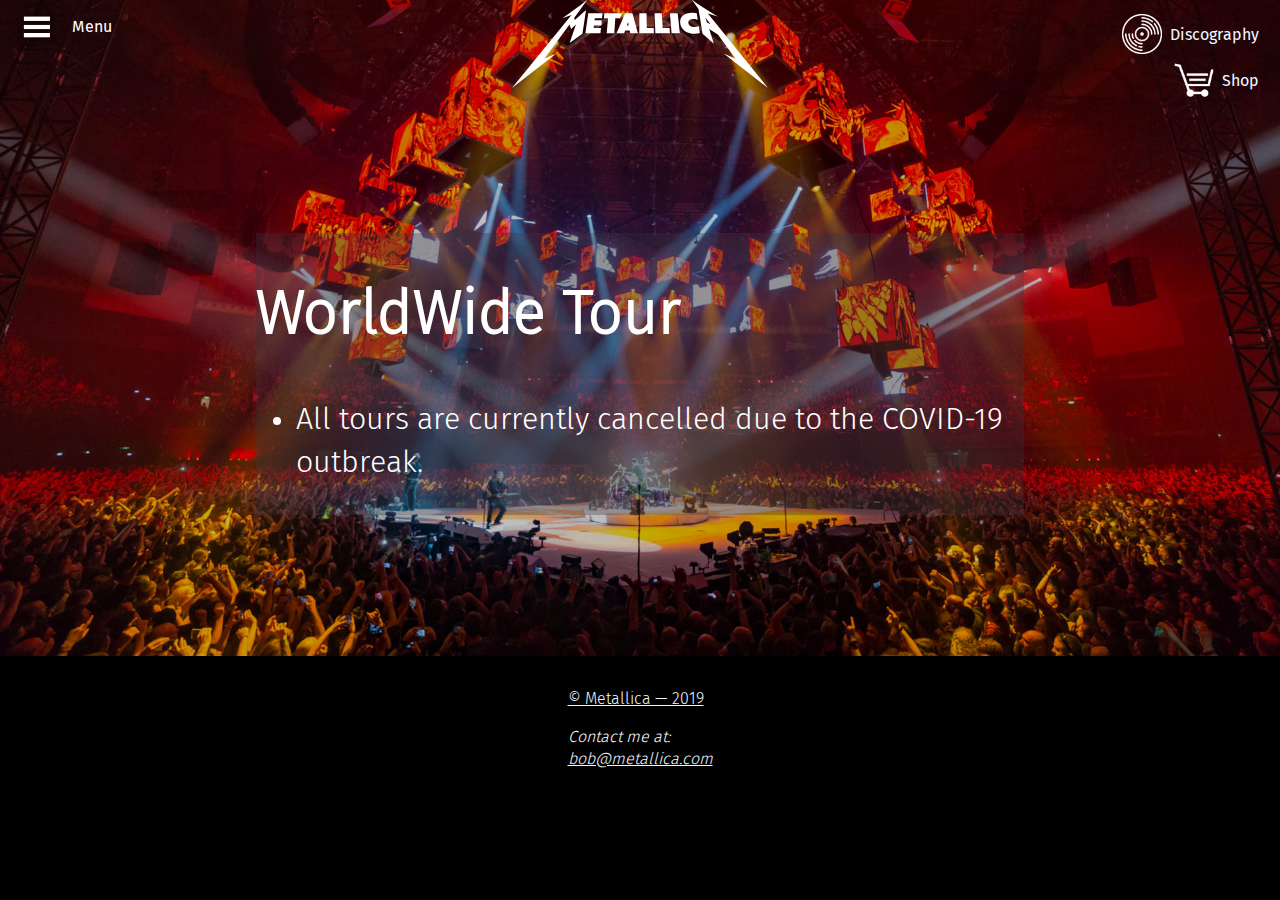
<file: index.html>
<!DOCTYPE html>
<html lang="en" dir="ltr">

<head>
  <meta charset="utf-8">
  <meta name="viewport" content="width=device-width, initial-scale=1">
  <link rel="stylesheet" href="css/idc.css">
  <title>Metallica Homepage</title>
  <link rel="shortcut icon" href="images/favicon.ico">
  <script src="javascript/navigation.js"></script>

</head>

<body class="container">
  <header class="navigation-container">
    <nav id="side-navigation">
      <ul class="side-navigation-container" id="side-menu">
        <li>
          <div class="menu-button" onclick="toggleSide()"><img src="images/white-menu-icon.png"
              alt="White menu icon">Menu</div>
        </li>
        <li class="side-navigation-item"><a href="index.html">Home</a></li>
        <li class="side-navigation-item"><a href="html/history.html">History</a></li>
        <li class="side-navigation-item"><a href="html/style.html">Style</a></li>
        <li class="side-navigation-item"><a href="html/legacy-influence.html">Legacy and Influence</a></li>
        <li class="side-navigation-item"><a href="html/members.html">Band Members</a></li>
        <li class="side-navigation-item"><a href="html/awards-nominations.html">Awards and Nominations</a></li>
        <li class="side-navigation-item"><a href="html/discography.html">Discography</a></li>
        <li class="side-navigation-item"><a href="html/shop.html">Shop</a></li>
      </ul>
    </nav>
    <a id="logo" href="index.html"><img src="images/white-logo.svg" alt="Metallica white Logo"></a>
    <nav id="top-navigation">
      <ul class="top-navigation-container">
        <li class="top-navigation-item"><a href="html/awards-nominations.html">Awards and Nominations</a></li>
        <li class="top-navigation-item"><a href="html/discography.html">Discography<img src="images/vinyl.png"
              alt="White vinyl icon" id="navigation-vinyl"></a></li>
        <li class="top-navigation-item"><a href="html/shop.html">Shop<img src="images/cart.png"
              alt="White cart icon"></a></li>
      </ul>
    </nav>
  </header>

  <article class="article-index">
    <h1>WorldWide Tour</h1>
    <ul>
      <li>All tours are currently cancelled due to the COVID-19 outbreak.</li>
    </ul>

  </article>

  <img id="background-homepage" src="images/index-image.jpg" alt="Metallica Hompeage concert image">
  <footer>
    <address>
      Contact me at:<br><a href="mailto:bob@metallica.com">bob@metallica.com</a>
    </address>
    <p><a href="https://en.wikipedia.org/wiki/Metallica"> &COPY; Metallica &mdash; 2019</a></p>
  </footer>
</body>

</html>
</file>
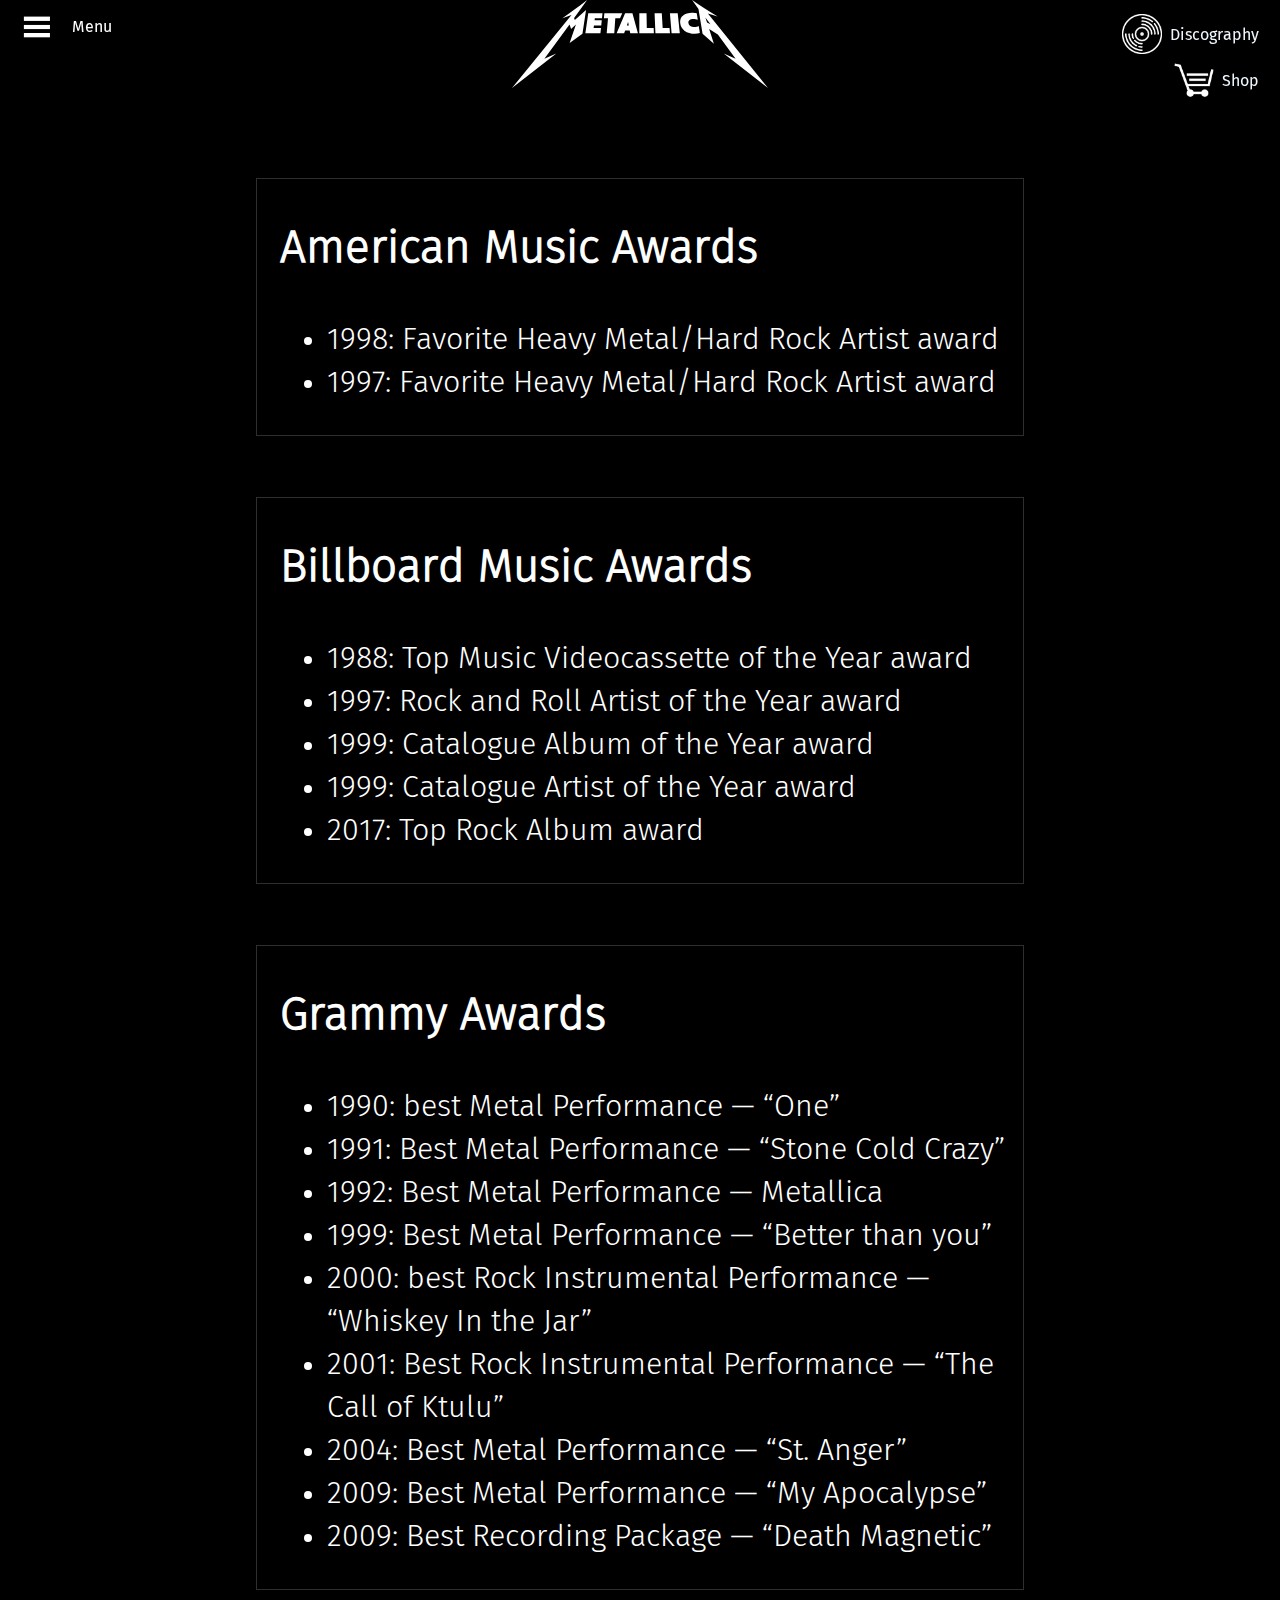
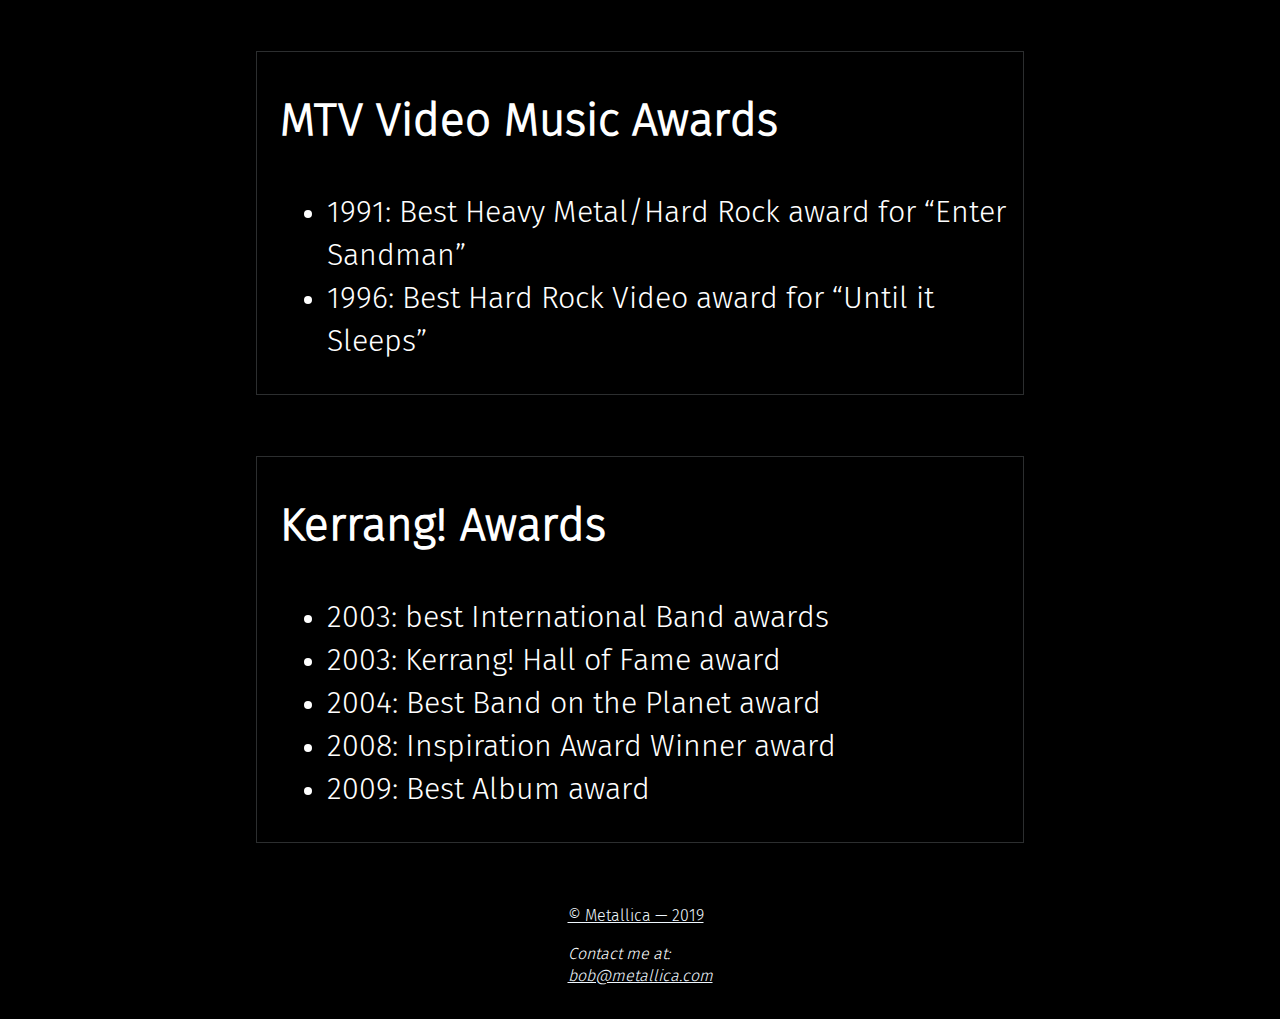
<file: html/awards-nominations.html>
<!DOCTYPE html>
<html lang="en" dir="ltr">

<head>
  <meta charset="utf-8">
  <meta name="viewport" content="width=device-width, initial-scale=1">
  <link rel="stylesheet" href="../css/idc.css">
  <title>Metallica Awards</title>
  <link rel="shortcut icon" href="../images/favicon.ico">
  <script src="../javascript/navigation.js"></script>

</head>

<body class="container">
  <header class="navigation-container">
    <nav id="side-navigation">
      <ul class="side-navigation-container" id="side-menu">
        <li>
          <div class="menu-button" onclick="toggleSide()"><img src="../images/white-menu-icon.png"
              alt="White menu icon">Menu</div>
        </li>
        <li class="side-navigation-item"><a href="../index.html">Home</a></li>
        <li class="side-navigation-item"><a href="history.html">History</a></li>
        <li class="side-navigation-item"><a href="style.html">Style</a></li>
        <li class="side-navigation-item"><a href="legacy-influence.html">Legacy and Influence</a></li>
        <li class="side-navigation-item"><a href="members.html">Band Members</a></li>
        <li class="side-navigation-item"><a href="awards-nominations.html">Awards and Nominations</a></li>
        <li class="side-navigation-item"><a href="discography.html">Discography</a></li>
        <li class="side-navigation-item"><a href="shop.html">Shop</a></li>
      </ul>
    </nav>
    <a id="logo" href="../index.html"><img src="../images/white-logo.svg" alt="Metallica white Logo"></a>
    <nav id="top-navigation">
      <ul class="top-navigation-container">
        <li class="top-navigation-item"><a href="awards-nominations.html">Awards and Nominations</a></li>
        <li class="top-navigation-item"><a href="discography.html">Discography<img src="../images/vinyl.png"
              alt="White vinyl icon" id="navigation-vinyl"></a></li>
        <li class="top-navigation-item"><a href="shop.html">Shop<img src="../images/cart.png" alt="White cart icon"></a>
        </li>
      </ul>
    </nav>
  </header>

  <main>
    <article class="article-distancing">
      <h2 class="article-content">American Music Awards</h2>
      <ul class="article-content-list">
        <li>1998: Favorite Heavy Metal/Hard Rock Artist award</li>
        <li>1997: Favorite Heavy Metal/Hard Rock Artist award</li>
      </ul>
    </article>

    <article class="article-distancing">
      <h2 class="article-content">Billboard Music Awards</h2>
      <ul class="article-content-list">
        <li>1988: Top Music Videocassette of the Year award</li>
        <li>1997: Rock and Roll Artist of the Year award</li>
        <li>1999: Catalogue Album of the Year award</li>
        <li>1999: Catalogue Artist of the Year award</li>
        <li>2017: Top Rock Album award</li>
      </ul>
    </article>

    <article class="article-distancing">
      <h2 class="article-content">Grammy Awards</h2>
      <ul class="article-content-list">
        <li>1990: best Metal Performance &mdash; <q>One</q></li>
        <li>1991: Best Metal Performance &mdash; <q>Stone Cold Crazy</q></li>
        <li>1992: Best Metal Performance &mdash; Metallica</li>
        <li>1999: Best Metal Performance &mdash; <q>Better than you</q></li>
        <li>2000: best Rock Instrumental Performance &mdash; <q>Whiskey In the Jar</q></li>
        <li>2001: Best Rock Instrumental Performance &mdash; <q>The Call of Ktulu</q></li>
        <li>2004: Best Metal Performance &mdash; <q>St. Anger</q></li>
        <li>2009: Best Metal Performance &mdash; <q>My Apocalypse</q></li>
        <li>2009: Best Recording Package &mdash; <q>Death Magnetic</q></li>
      </ul>
    </article>

    <article class="article-distancing">
      <h2 class="article-content">MTV Video Music Awards</h2>
      <ul class="article-content-list">
        <li>1991: Best Heavy Metal/Hard Rock award for <q>Enter Sandman</q></li>
        <li>1996: Best Hard Rock Video award for <q>Until it Sleeps</q></li>
      </ul>
    </article>

    <article class="article-distancing">
      <h2 class="article-content">Kerrang! Awards</h2>
      <ul class="article-content-list">
        <li>2003: best International Band awards</li>
        <li>2003: Kerrang! Hall of Fame award</li>
        <li>2004: Best Band on the Planet award</li>
        <li>2008: Inspiration Award Winner award</li>
        <li>2009: Best Album award</li>
      </ul>
    </article>
  </main>

  <footer>
    <address>
      Contact me at:<br><a href="mailto:bob@metallica.com">bob@metallica.com</a>
    </address>
    <p><a href="https://en.wikipedia.org/wiki/Metallica"> &COPY; Metallica &mdash; 2019</a></p>
  </footer>
</body>

</html>
</file>
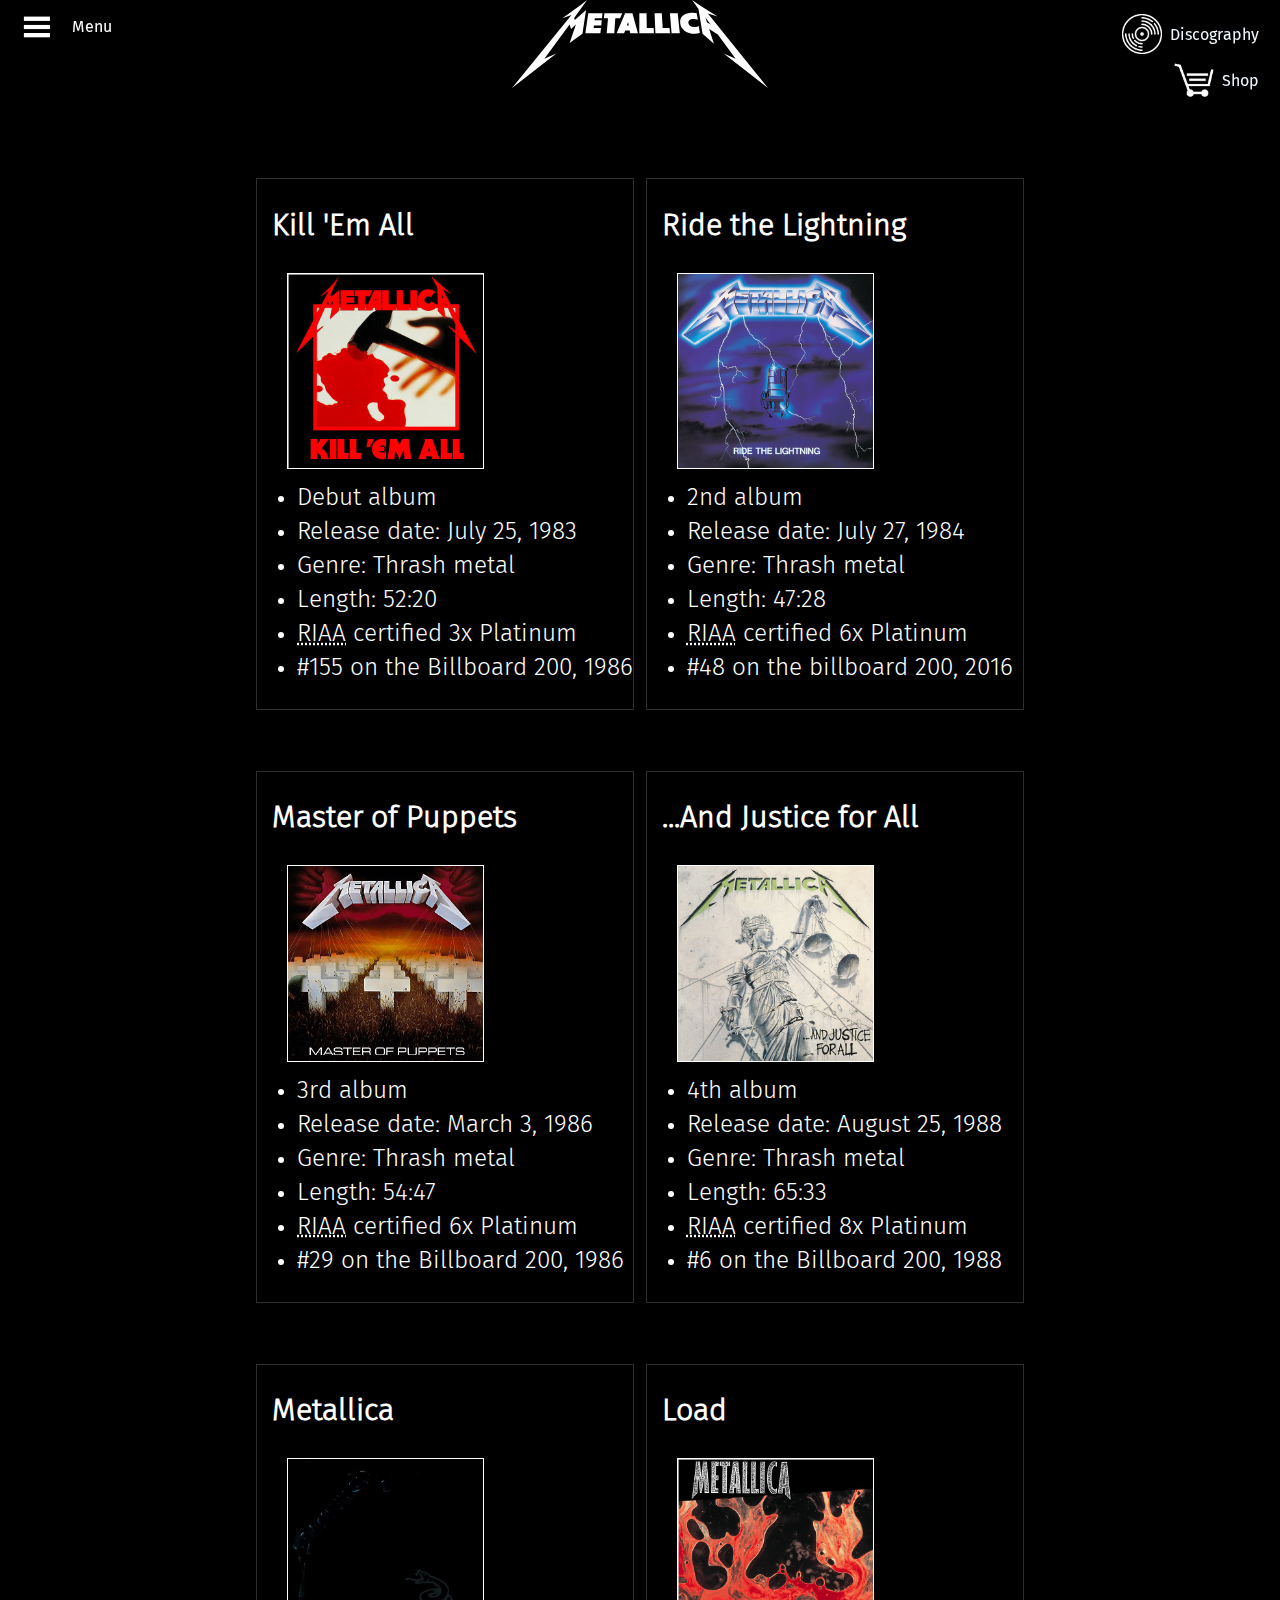
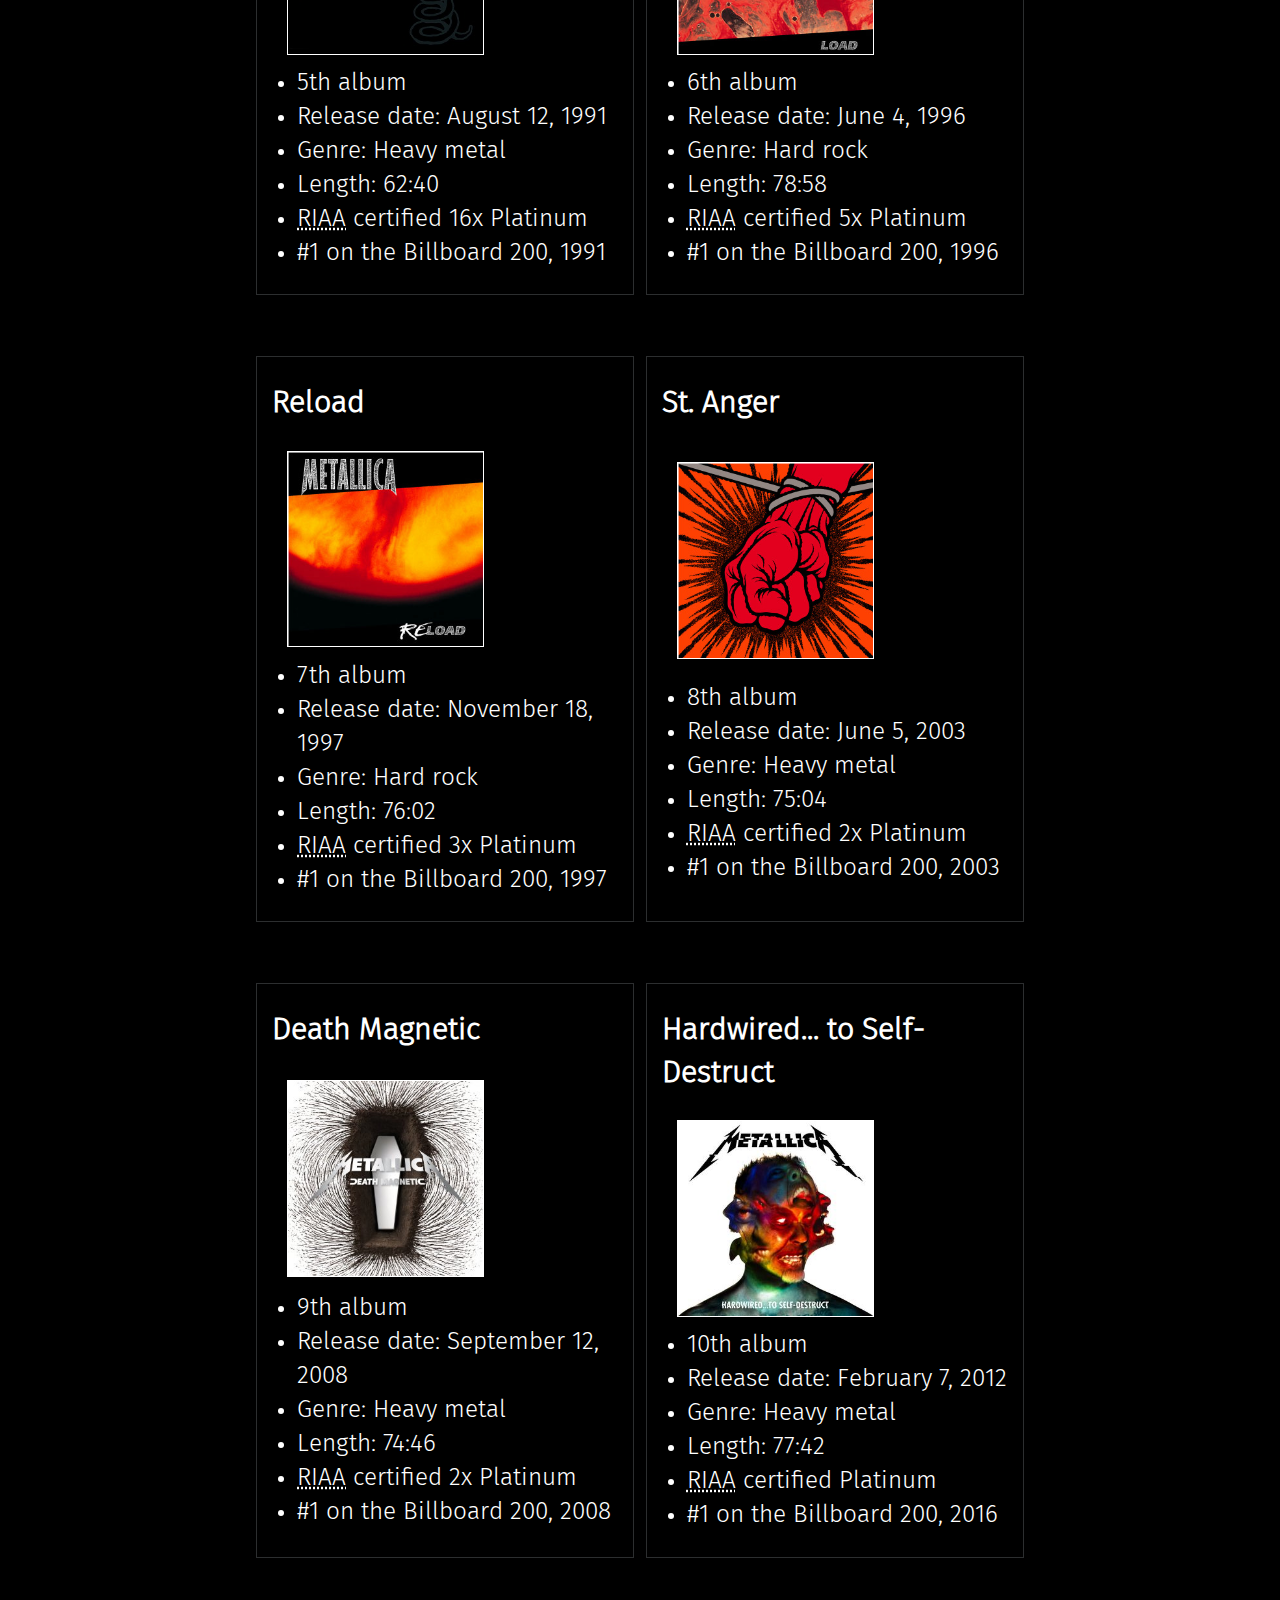
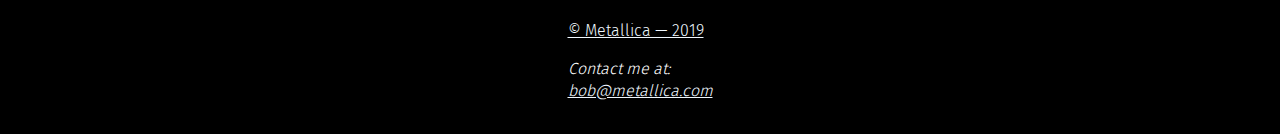
<file: html/discography.html>
<!DOCTYPE html>
<html lang="en" dir="ltr">

<head>
  <meta charset="utf-8">
  <meta name="viewport" content="width=device-width, initial-scale=1">
  <link rel="stylesheet" href="../css/idc.css">
  <title>Metallica Discography</title>
  <link rel="shortcut icon" href="../images/favicon.ico">
  <script src="../javascript/navigation.js"></script>

</head>

<body class="container">
  <header class="navigation-container">
    <nav id="side-navigation">
      <ul class="side-navigation-container" id="side-menu">
        <li>
          <div class="menu-button" onclick="toggleSide()"><img src="../images/white-menu-icon.png"
              alt="White menu icon">Menu</div>
        </li>
        <li class="side-navigation-item"><a href="../index.html">Home</a></li>
        <li class="side-navigation-item"><a href="history.html">History</a></li>
        <li class="side-navigation-item"><a href="style.html">Style</a></li>
        <li class="side-navigation-item"><a href="legacy-influence.html">Legacy and Influence</a></li>
        <li class="side-navigation-item"><a href="members.html">Band Members</a></li>
        <li class="side-navigation-item"><a href="awards-nominations.html">Awards and Nominations</a></li>
        <li class="side-navigation-item"><a href="discography.html">Discography</a></li>
        <li class="side-navigation-item"><a href="shop.html">Shop</a></li>
      </ul>
    </nav>
    <a id="logo" href="../index.html"><img src="../images/white-logo.svg" alt="Metallica white Logo"></a>
    <nav id="top-navigation">
      <ul class="top-navigation-container">
        <li class="top-navigation-item"><a href="awards-nominations.html">Awards and Nominations</a></li>
        <li class="top-navigation-item"><a href="discography.html">Discography<img src="../images/vinyl.png"
              alt="White vinyl icon" id="navigation-vinyl"></a></li>
        <li class="top-navigation-item"><a href="shop.html">Shop<img src="../images/cart.png" alt="White cart icon"></a>
        </li>
      </ul>
    </nav>
  </header>

  <main class="mobile-blocks">
    <article class="disco-distancing">
      <h2 class="disco-title">Kill 'Em All</h2>
      <img class="disco-image" src="../images/KEM-cover.jpg" alt="Cover image of the Kill Em All album">
      <ul class="disco-list">
        <li>Debut album</li>
        <li>Release date: July 25, 1983</li>
        <li>Genre: Thrash metal</li>
        <li>Length: 52:20</li>
        <li><abbr title="Recording Industry Association of America">RIAA</abbr> certified 3x Platinum</li>
        <li>#155 on the Billboard 200, 1986</li>
      </ul>
    </article>

    <article class="disco-distancing">
      <h2 class="disco-title">Ride the Lightning</h2>
      <img class="disco-image" src="../images/RTL-cover.png" alt="Cover image of the Ride the Lightning album">
      <ul class="disco-list">
        <li>2nd album</li>
        <li>Release date: July 27, 1984</li>
        <li>Genre: Thrash metal</li>
        <li>Length: 47:28</li>
        <li><abbr title="Recording Industry Association of America">RIAA</abbr> certified 6x Platinum</li>
        <li>#48 on the billboard 200, 2016</li>
      </ul>
    </article>

    <article class="disco-distancing">
      <h2 class="disco-title">Master of Puppets</h2>
      <img class="disco-image" src="../images/MOP-cover.jpg" alt="Cover image of the Master of Puppets album">
      <ul class="disco-list">
        <li>3rd album</li>
        <li>Release date: March 3, 1986</li>
        <li>Genre: Thrash metal</li>
        <li>Length: 54:47</li>
        <li><abbr title="Recording Industry Association of America">RIAA</abbr> certified 6x Platinum</li>
        <li>#29 on the Billboard 200, 1986</li>
      </ul>
    </article>

    <article class="disco-distancing">
      <h2 class="disco-title">...And Justice for All</h2>
      <img class="disco-image" src="../images/AJFA-cover.jpg" alt="Cover image of the And Justice for All album">
      <ul class="disco-list">
        <li>4th album</li>
        <li>Release date: August 25, 1988</li>
        <li>Genre: Thrash metal</li>
        <li>Length: 65:33</li>
        <li><abbr title="Recording Industry Association of America">RIAA</abbr> certified 8x Platinum</li>
        <li>#6 on the Billboard 200, 1988</li>
      </ul>
    </article>

    <article class="disco-distancing">
      <h2 class="disco-title">Metallica</h2>
      <img class="disco-image" src="../images/M-cover.jpg" alt="Cover of the Metallica album">
      <ul class="disco-list">
        <li>5th album</li>
        <li>Release date: August 12, 1991</li>
        <li>Genre: Heavy metal</li>
        <li>Length: 62:40</li>
        <li><abbr title="Recording Industry Association of America">RIAA</abbr> certified 16x Platinum</li>
        <li>#1 on the Billboard 200, 1991</li>
      </ul>
    </article>

    <article class="disco-distancing">
      <h2 class="disco-title">Load</h2>
      <img class="disco-image" src="../images/L-cover.jpg" alt="Cover of the Metallica Load album">
      <ul class="disco-list">
        <li>6th album</li>
        <li>Release date: June 4, 1996</li>
        <li>Genre: Hard rock</li>
        <li>Length: 78:58</li>
        <li><abbr title="Recording Industry Association of America">RIAA</abbr> certified 5x Platinum</li>
        <li>#1 on the Billboard 200, 1996</li>
      </ul>
    </article>

    <article class="disco-distancing">
      <h2 class="disco-title">Reload</h2>
      <img class="disco-image" src="../images/RL-cover.jpg" alt="Cover of the Metallica Reload album">
      <ul class="disco-list">
        <li>7th album</li>
        <li>Release date: November 18, 1997</li>
        <li>Genre: Hard rock</li>
        <li>Length: 76:02</li>
        <li><abbr title="Recording Industry Association of America">RIAA</abbr> certified 3x Platinum</li>
        <li>#1 on the Billboard 200, 1997</li>
      </ul>
    </article>

    <article class="disco-distancing">
      <h2 class="disco-title">St. Anger</h2>
      <img class="disco-image" src="../images/StA-cover.jpg" alt="Cover of the St. Anger album">
      <ul class="disco-list">
        <li>8th album</li>
        <li>Release date: June 5, 2003</li>
        <li>Genre: Heavy metal</li>
        <li>Length: 75:04</li>
        <li><abbr title="Recording Industry Association of America">RIAA</abbr> certified 2x Platinum</li>
        <li>#1 on the Billboard 200, 2003</li>
      </ul>
    </article>

    <article class="disco-distancing">
      <h2 class="disco-title">Death Magnetic</h2>
      <img class="disco-image" src="../images/DM-cover.jpg" alt="Cover of the Death Magnetic album">
      <ul class="disco-list">
        <li>9th album</li>
        <li>Release date: September 12, 2008</li>
        <li>Genre: Heavy metal</li>
        <li>Length: 74:46</li>
        <li><abbr title="Recording Industry Association of America">RIAA</abbr> certified 2x Platinum</li>
        <li>#1 on the Billboard 200, 2008</li>
      </ul>
    </article>

    <article class="disco-distancing">
      <h2 class="disco-title">Hardwired... to Self-Destruct</h2>
      <img class="disco-image" src="../images/HTSD-cover.jpeg" alt="Cover of the Hardwired to Self-Destruct album">
      <ul class="disco-list">
        <li>10th album</li>
        <li>Release date: February 7, 2012</li>
        <li>Genre: Heavy metal</li>
        <li>Length: 77:42</li>
        <li><abbr title="Recording Industry Association of America">RIAA</abbr> certified Platinum</li>
        <li>#1 on the Billboard 200, 2016</li>
      </ul>
    </article>
  </main>


  <footer>
    <address>
      Contact me at:<br><a href="mailto:bob@metallica.com">bob@metallica.com</a>
    </address>
    <p><a href="https://en.wikipedia.org/wiki/Metallica"> &COPY; Metallica &mdash; 2019</a></p>
  </footer>
</body>

</html>
</file>
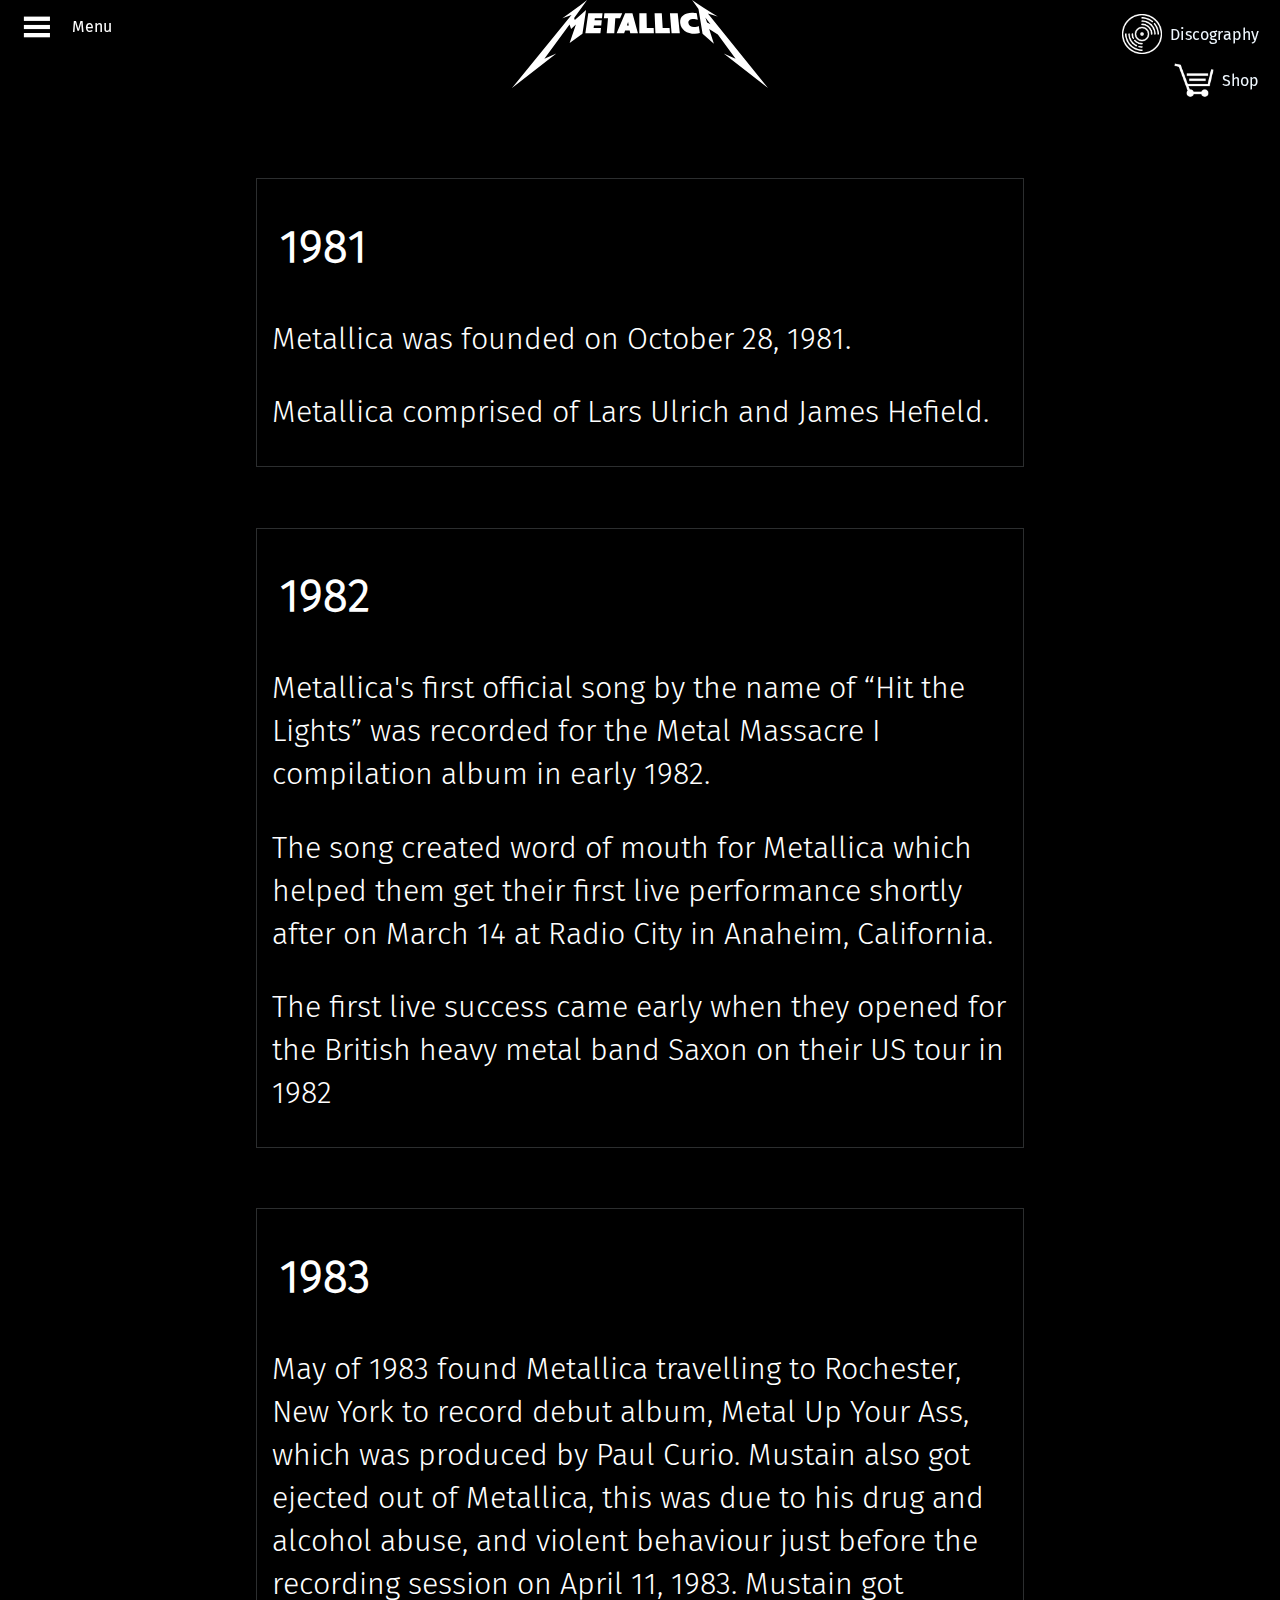
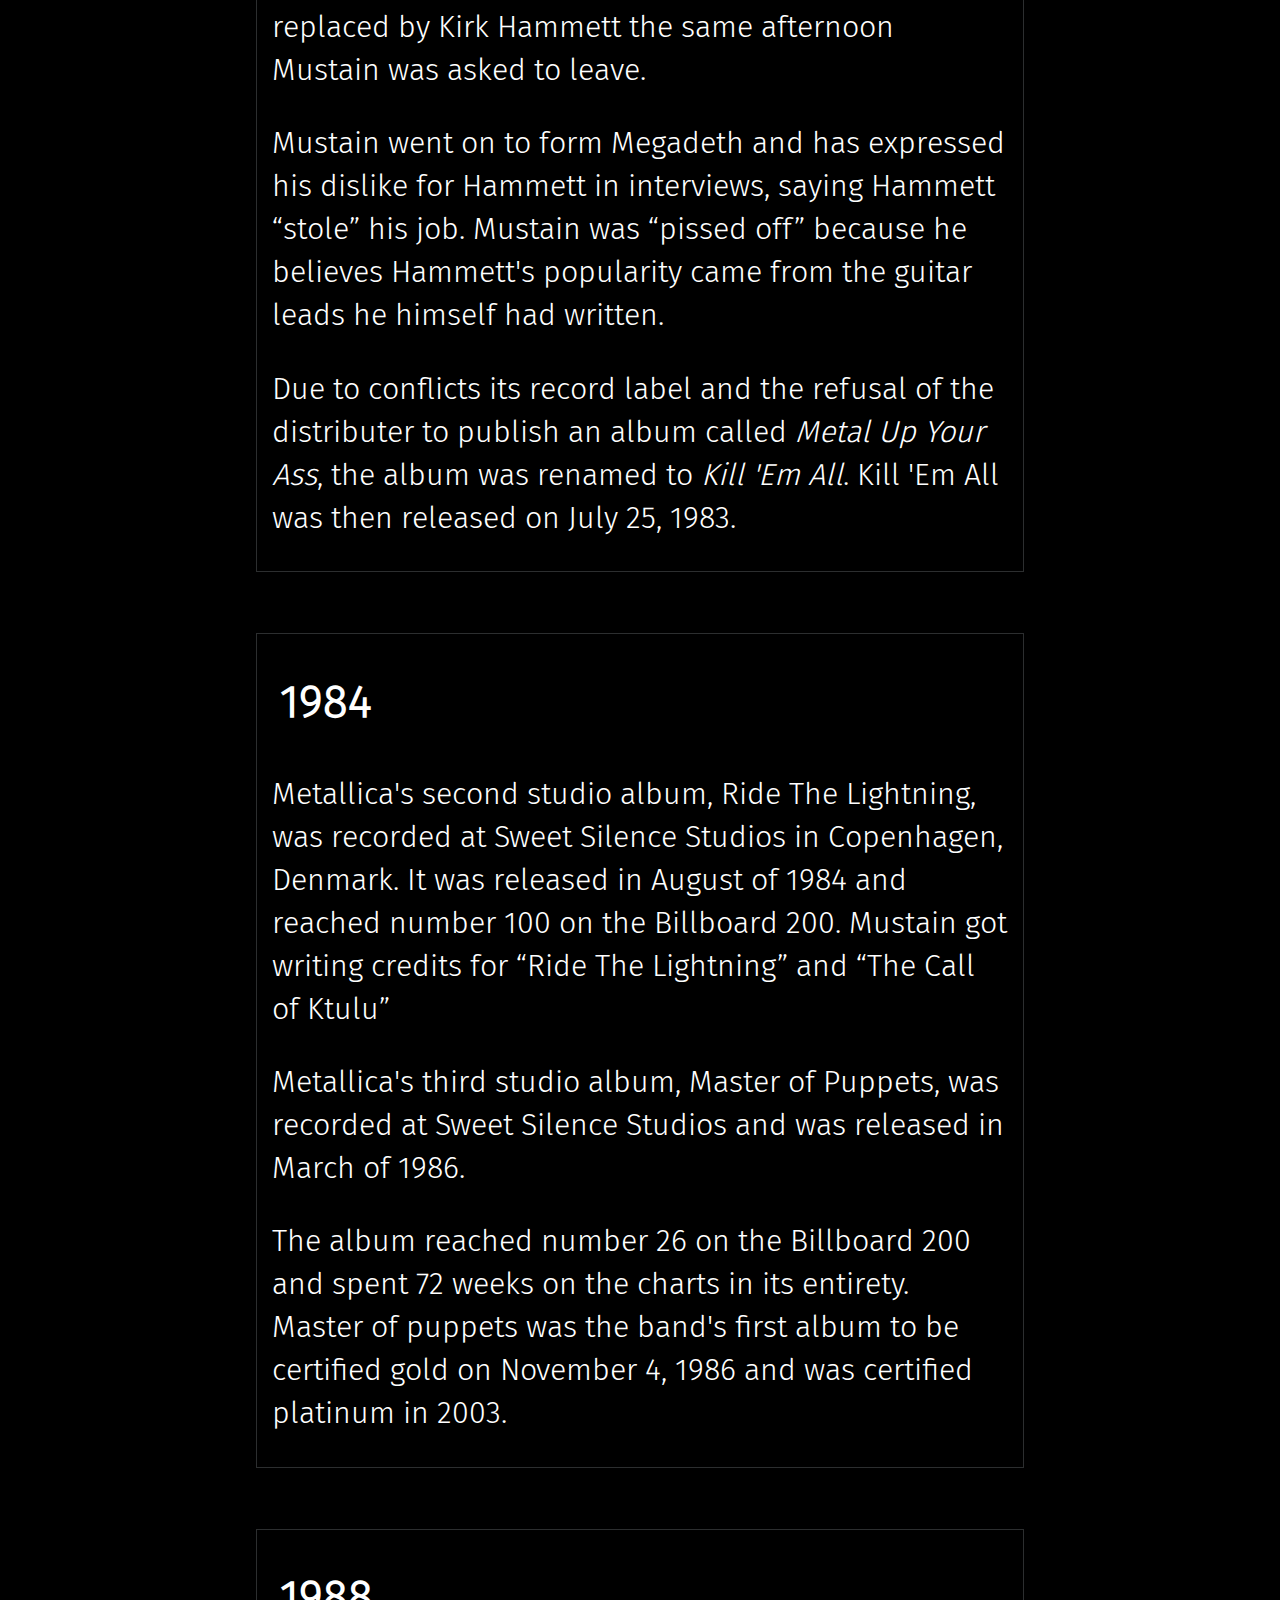
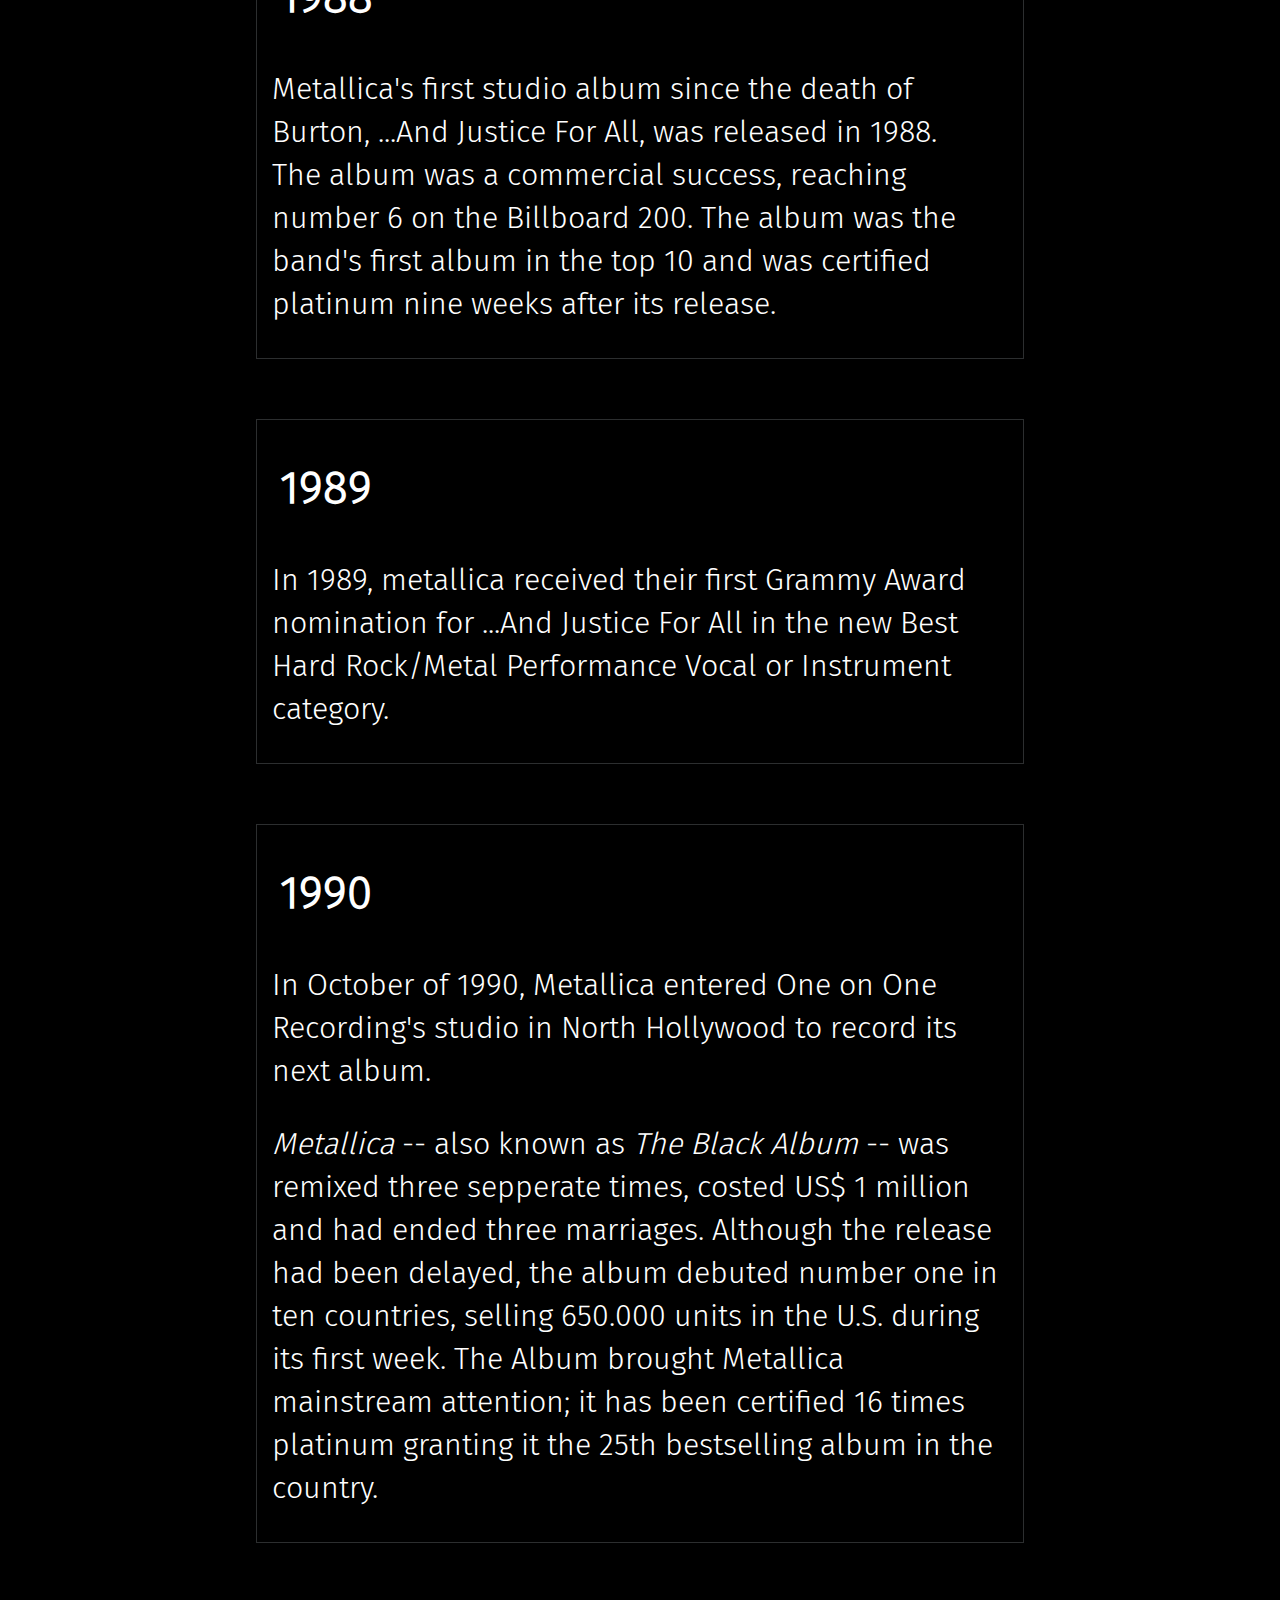
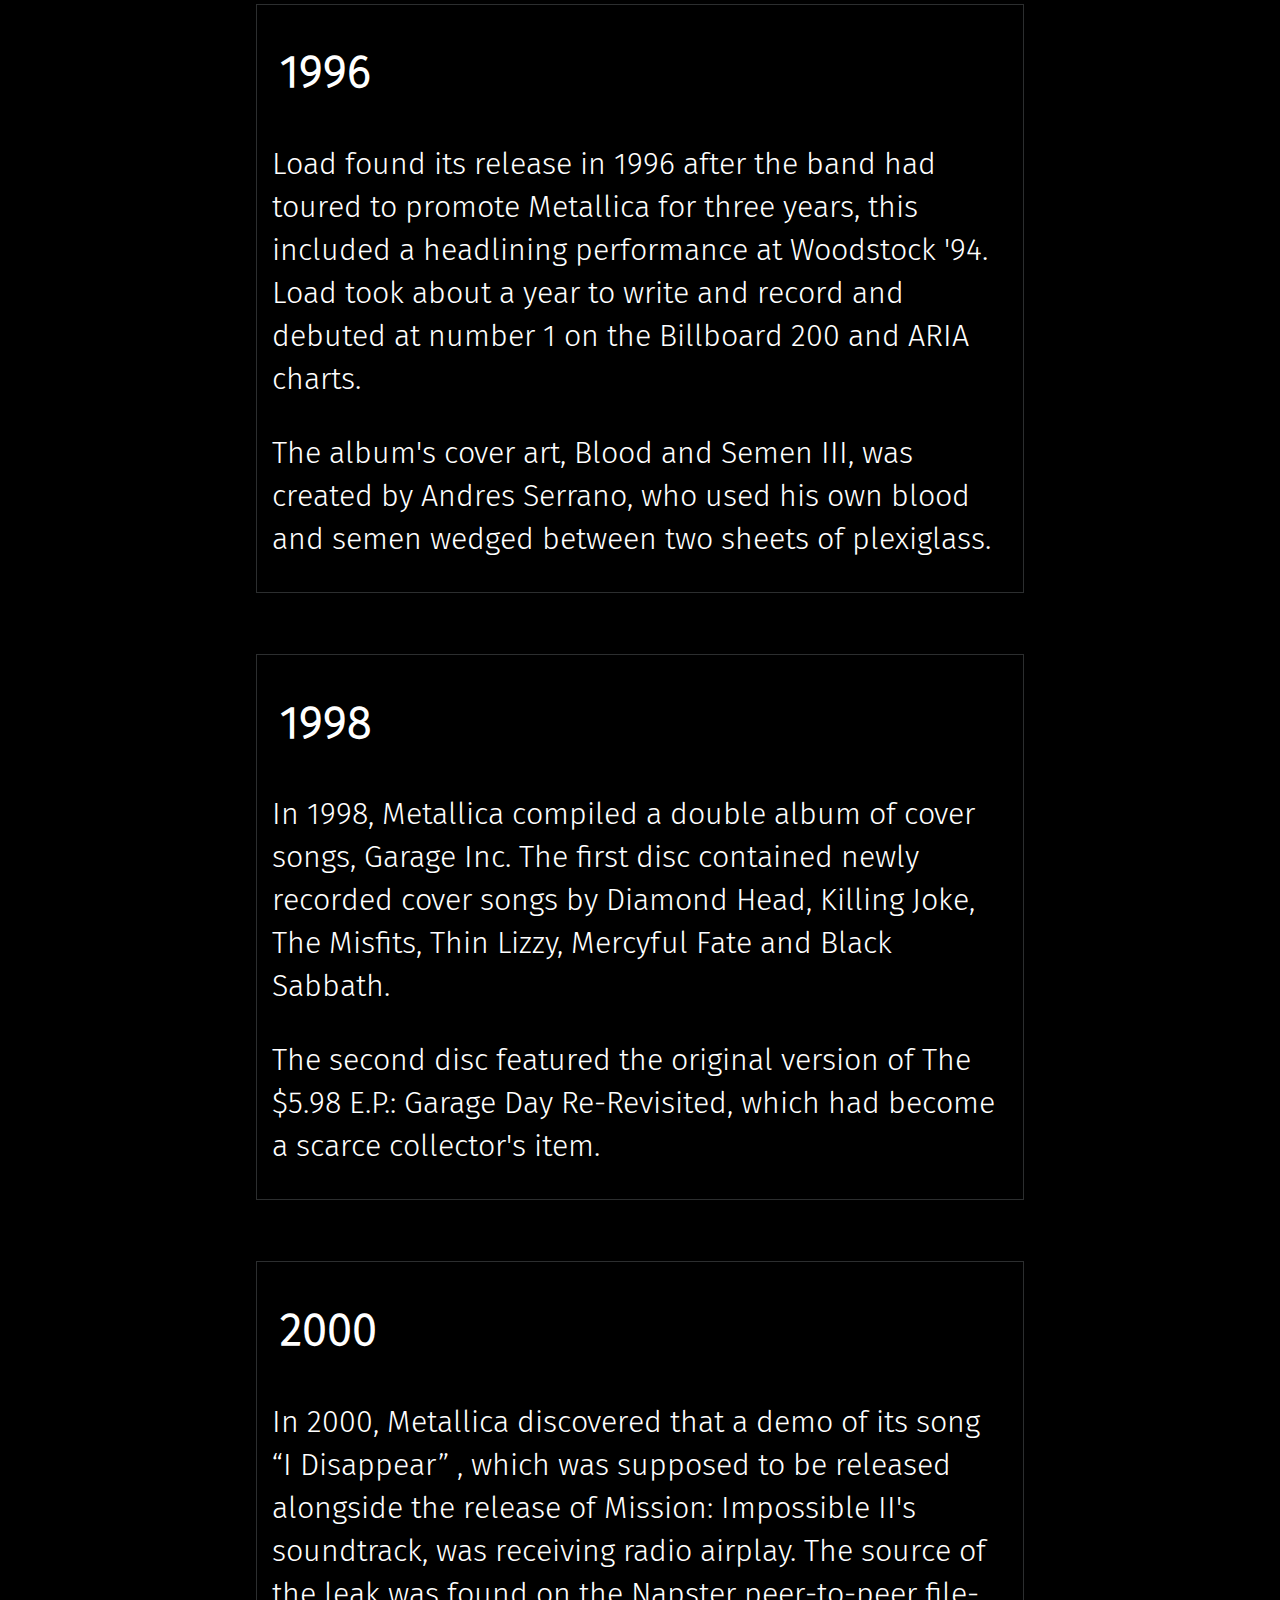
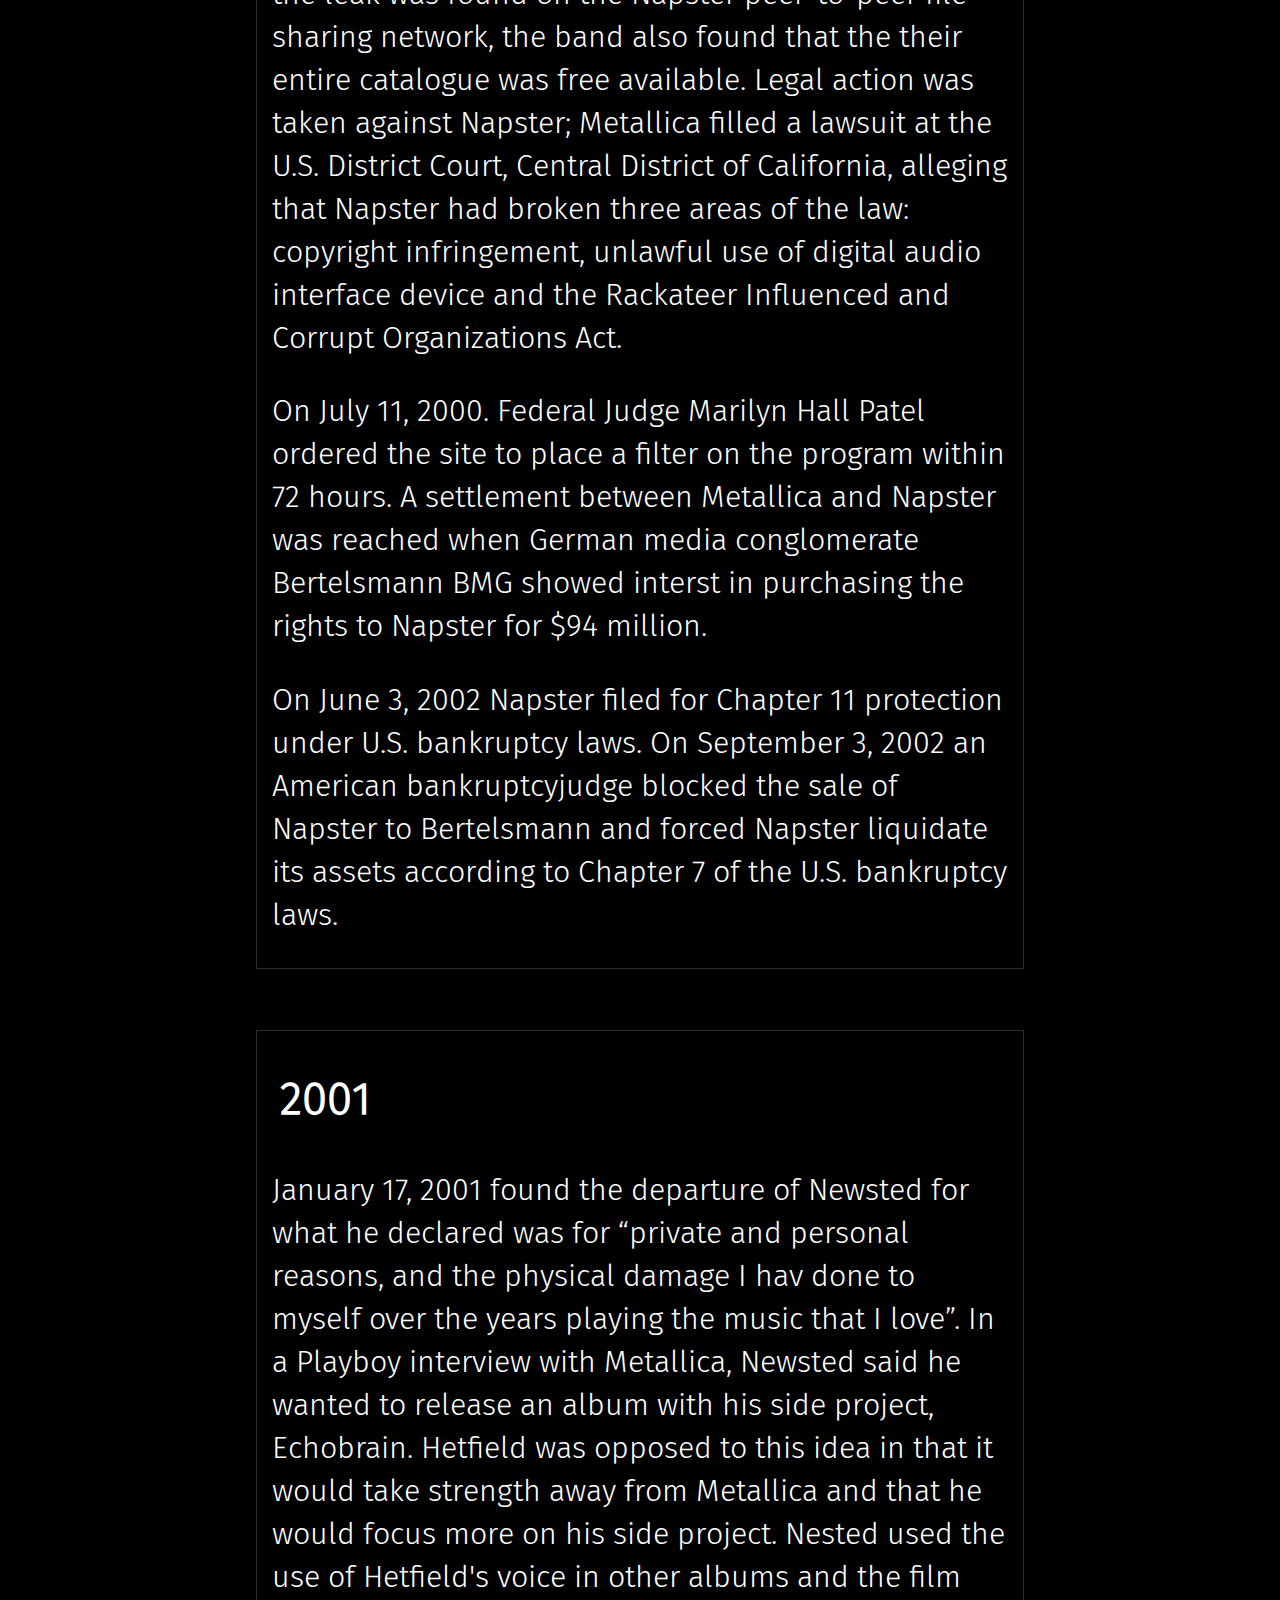
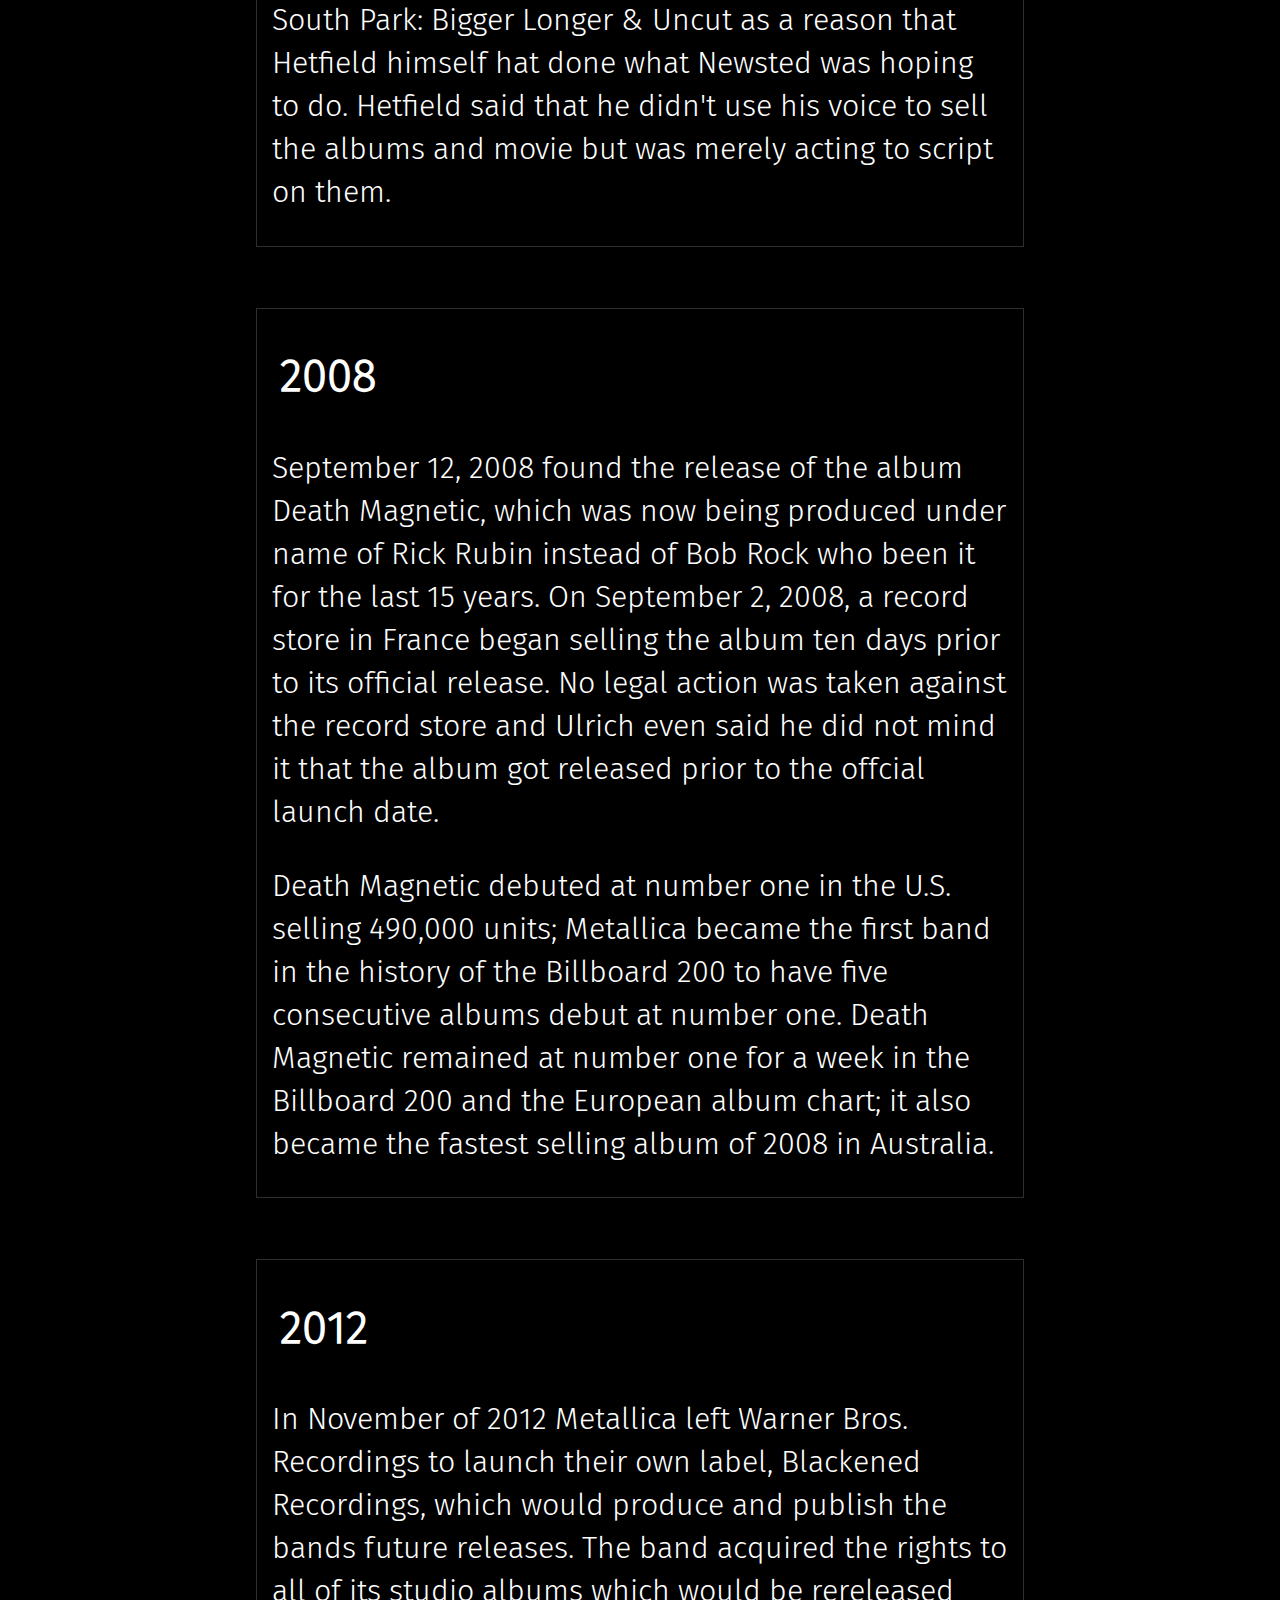
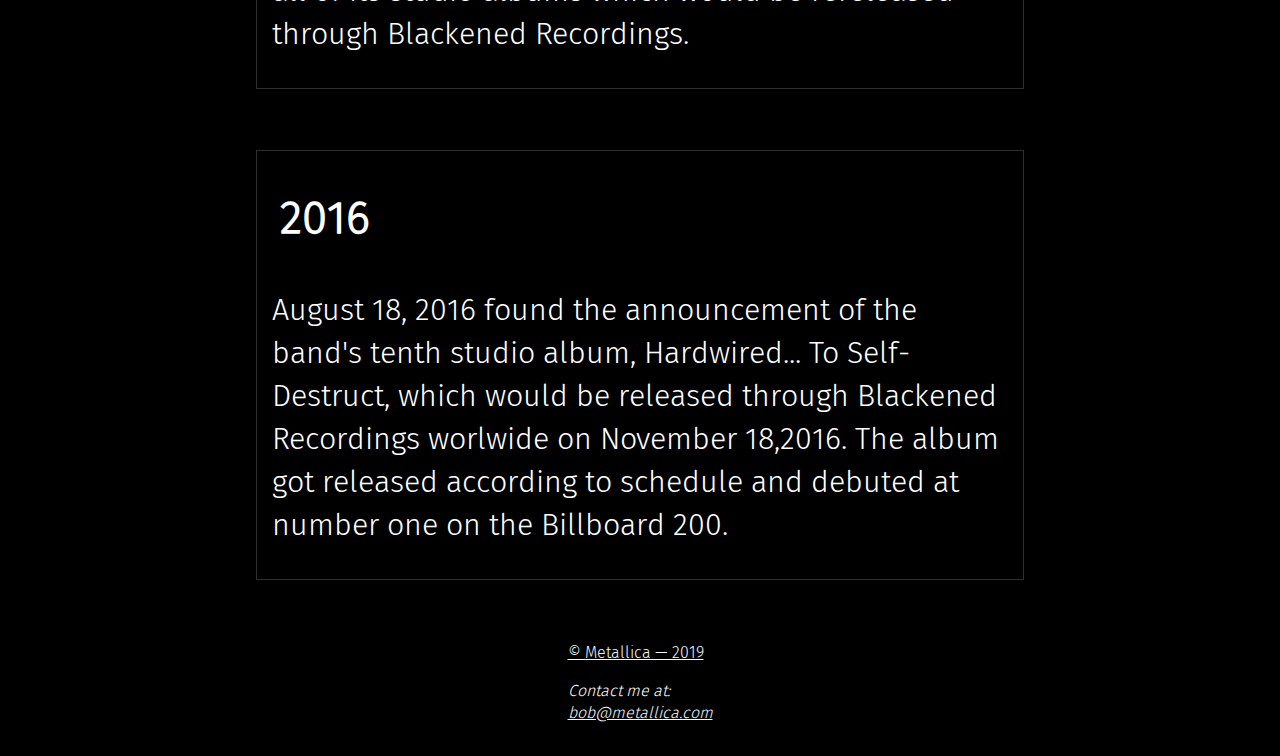
<file: html/history.html>
<!DOCTYPE html>
<html lang="en" dir="ltr">

<head>
  <meta charset="utf-8">
  <meta name="viewport" content="width=device-width, initial-scale=1">
  <link rel="stylesheet" href="../css/idc.css">
  <title>Metallica History</title>
  <link rel="shortcut icon" href="../images/favicon.ico">
  <script src="../javascript/navigation.js"></script>

</head>

<body class="container">
  <header class="navigation-container">
    <nav id="side-navigation">
      <ul class="side-navigation-container" id="side-menu">
        <li>
          <div class="menu-button" onclick="toggleSide()"><img src="../images/white-menu-icon.png"
              alt="White menu icon">Menu</div>
        </li>
        <li class="side-navigation-item"><a href="../index.html">Home</a></li>
        <li class="side-navigation-item"><a href="history.html">History</a></li>
        <li class="side-navigation-item"><a href="style.html">Style</a></li>
        <li class="side-navigation-item"><a href="legacy-influence.html">Legacy and Influence</a></li>
        <li class="side-navigation-item"><a href="members.html">Band Members</a></li>
        <li class="side-navigation-item"><a href="awards-nominations.html">Awards and Nominations</a></li>
        <li class="side-navigation-item"><a href="discography.html">Discography</a></li>
        <li class="side-navigation-item"><a href="shop.html">Shop</a></li>
      </ul>
    </nav>
    <a id="logo" href="../index.html"><img src="../images/white-logo.svg" alt="Metallica white Logo"></a>
    <nav id="top-navigation">
      <ul class="top-navigation-container">
        <li class="top-navigation-item"><a href="awards-nominations.html">Awards and Nominations</a></li>
        <li class="top-navigation-item"><a href="discography.html">Discography<img src="../images/vinyl.png"
              alt="White vinyl icon" id="navigation-vinyl"></a></li>
        <li class="top-navigation-item"><a href="shop.html">Shop<img src="../images/cart.png" alt="White cart icon"></a>
        </li>
      </ul>
    </nav>
  </header>

  <main>
    <article class="article-distancing">
      <h2 class="article-content">1981</h2>
      <p class="article-content">Metallica was founded on October 28, 1981.</p>
      <p class="article-content">Metallica comprised of Lars Ulrich and James Hefield.</p>
    </article>

    <article class="article-distancing">
      <h2 class="article-content">1982</h2>
      <p class="article-content">Metallica's first official song by the name of <q>Hit the Lights</q> was recorded for
        the Metal Massacre I
        compilation album in early 1982.</p>
      <p class="article-content">The song created word of mouth for Metallica which helped them get their first live
        performance shortly after
        on March 14 at Radio City in Anaheim, California.</p>
      <p class="article-content">The first live success came early when they opened for the British heavy metal band
        Saxon on their US tour in
        1982</p>
    </article>

    <article class="article-distancing">
      <h2 class="article-content">1983</h2>
      <p class="article-content">May of 1983 found Metallica travelling to Rochester, New York to record debut album,
        Metal Up Your Ass, which was produced by Paul Curio. Mustain also got ejected out of Metallica,
        this was due to his drug and alcohol abuse, and violent behaviour just before the recording session
        on April 11, 1983. Mustain got replaced by Kirk Hammett the same afternoon Mustain was asked to leave.</p>
      <p class="article-content">Mustain went on to form Megadeth and has expressed his dislike for Hammett in
        interviews,
        saying Hammett <q>stole</q> his job. Mustain was <q>pissed off</q> because he believes Hammett's popularity
        came from the guitar leads he himself had written.</p>
      <p class="article-content">Due to conflicts its record label and the refusal of the distributer to publish an
        album called <i>Metal Up
          Your Ass</i>, the album was renamed to <i>Kill 'Em All</i>. Kill 'Em All was then released on July 25, 1983.
      </p>
    </article>

    <article class="article-distancing">
      <h2 class="article-content">1984</h2>
      <p class="article-content">Metallica's second studio album, Ride The Lightning, was recorded at Sweet Silence
        Studios in
        Copenhagen, Denmark. It was released in August of 1984 and reached number 100 on the Billboard 200. Mustain got
        writing credits for <q>Ride The Lightning</q> and <q>The Call of Ktulu</q></p>
      <p class="article-content">Metallica's third studio album, Master of Puppets, was recorded at Sweet Silence
        Studios and was released in
        March of 1986.</p>
      <p class="article-content">The album reached number 26 on the Billboard 200 and spent 72 weeks on the charts in
        its entirety. Master of
        puppets was the band's first album to be certified gold on November 4, 1986 and was certified platinum in
        2003.</p>
    </article>

    <article class="article-distancing">
      <h2 class="article-content">1988</h2>
      <p class="article-content">Metallica's first studio album since the death of Burton, ...And Justice For All, was
        released in 1988.<br>
        The album was a commercial success, reaching number 6 on the Billboard 200. The album was the band's first
        album in the top 10 and was certified platinum nine weeks after its release.</p>
    </article>

    <article class="article-distancing">
      <h2 class="article-content">1989</h2>
      <p class="article-content">In 1989, metallica received their first Grammy Award nomination for ...And Justice For
        All in the new Best
        Hard Rock/Metal Performance Vocal or Instrument category.</p>
    </article>

    <article class="article-distancing">
      <h2 class="article-content">1990</h2>
      <p class="article-content">In October of 1990, Metallica entered One on One Recording's studio in North Hollywood
        to record its next
        album.</p>
      <p class="article-content"><i>Metallica</i> -- also known as <i>The Black Album</i> -- was remixed three sepperate
        times, costed US$ 1
        million and had ended three marriages. Although the release had been delayed, the album debuted number one
        in ten countries, selling 650.000 units in the U.S. during its first week. The Album brought Metallica
        mainstream attention; it has been certified 16 times platinum granting it the 25th bestselling album in the
        country.</p>
    </article>

    <article class="article-distancing">
      <h2 class="article-content">1996</h2>
      <p class="article-content">Load found its release in 1996 after the band had toured to promote Metallica for three
        years, this included
        a headlining performance at Woodstock '94.
        Load took about a year to write and record and debuted at number 1 on the Billboard 200 and ARIA
        charts.</p>
      <p class="article-content">The album's cover art, Blood and Semen III, was created by Andres Serrano, who used his
        own blood and semen
        wedged between two sheets of plexiglass.</p>
    </article>

    <article class="article-distancing">
      <h2 class="article-content">1998</h2>
      <p class="article-content">In 1998, Metallica compiled a double album of cover songs, Garage Inc. The first disc
        contained newly
        recorded cover songs by Diamond Head, Killing Joke, The Misfits, Thin Lizzy, Mercyful Fate and Black
        Sabbath.</p>
      <p class="article-content">The second disc featured the original version of The $5.98 E.P.: Garage Day
        Re-Revisited, which had become a
        scarce collector's item.</p>
    </article>

    <article class="article-distancing">
      <h2 class="article-content">2000</h2>
      <p class="article-content">In 2000, Metallica discovered that a demo of its song <q>I Disappear</q> , which was
        supposed to be released
        alongside the release of Mission: Impossible II's soundtrack, was receiving radio airplay.
        The source of the leak was found on the Napster peer-to-peer file-sharing network, the band also found that
        the their entire catalogue was free available. Legal action was taken against Napster; Metallica filled a
        lawsuit at the U.S. District Court, Central District of California, alleging that Napster had broken three areas
        of the law: copyright infringement, unlawful use of digital audio interface device and the Rackateer Influenced
        and Corrupt Organizations Act.</p>
      <p class="article-content">On July 11, 2000. Federal Judge Marilyn Hall Patel ordered the site to place a filter
        on the program within
        72 hours. A settlement between Metallica and Napster was reached when German media conglomerate Bertelsmann BMG
        showed interst in purchasing the rights to Napster for $94 million.</p>
      <p class="article-content">On June 3, 2002 Napster filed for Chapter 11 protection under U.S. bankruptcy laws. On
        September 3,
        2002 an American bankruptcyjudge blocked the sale of Napster to Bertelsmann and forced Napster liquidate its
        assets according to Chapter 7 of the U.S. bankruptcy laws.</p>
    </article>

    <article class="article-distancing">
      <h2 class="article-content">2001</h2>
      <p class="article-content">January 17, 2001 found the departure of Newsted for what he declared was for <q>private
          and personal
          reasons, and the physical damage I hav done to myself over the years playing the music that I love</q>.
        In a Playboy interview with Metallica, Newsted said he wanted to release an album with his side project,
        Echobrain. Hetfield was opposed to this idea in that it would take strength away from Metallica and that he
        would focus more on his side project.
        Nested used the use of Hetfield's voice in other albums and the film South Park: Bigger Longer & Uncut as a
        reason that Hetfield himself hat done what Newsted was hoping to do. Hetfield said that he didn't use his
        voice to sell the albums and movie but
        was merely acting to script on them.</p>
    </article>

    <article class="article-distancing">
      <h2 class="article-content">2008</h2>
      <p class="article-content">September 12, 2008 found the release of the album Death Magnetic, which was now being
        produced under name of
        Rick Rubin instead of Bob Rock who been it for the last 15 years.
        On September 2, 2008, a record store in France began selling the album ten days prior to its official
        release. No legal action was taken against the record store and Ulrich even said he did not mind it that the
        album got released prior to the offcial launch date.</p>
      <p class="article-content">Death Magnetic debuted at number one in the U.S. selling 490,000 units; Metallica
        became the first band in
        the history of the Billboard 200 to have five consecutive albums debut at number one. Death Magnetic
        remained at number one for a week in the Billboard 200 and the European album chart; it also became the fastest
        selling album of 2008 in Australia.</p>
    </article>

    <article class="article-distancing">
      <h2 class="article-content">2012</h2>
      <p class="article-content">In November of 2012 Metallica left Warner Bros. Recordings to launch their own label,
        Blackened Recordings,
        which would produce and publish the bands future releases. The band acquired the rights to all of its studio
        albums which would be rereleased through Blackened Recordings.</p>
    </article>

    <article class="article-distancing">
      <h2 class="article-content">2016</h2>
      <p class="article-content">August 18, 2016 found the announcement of the band's tenth studio album, Hardwired...
        To Self-Destruct,
        which would be released through Blackened Recordings worlwide on November 18,2016.
        The album got released according to schedule and debuted at number one on the Billboard 200.</p>
    </article>
  </main>

  <footer>
    <address>
      Contact me at:<br><a href="mailto:bob@metallica.com">bob@metallica.com</a>
    </address>
    <p><a href="https://en.wikipedia.org/wiki/Metallica"> &COPY; Metallica &mdash; 2019</a></p>
  </footer>
</body>

</html>
</file>
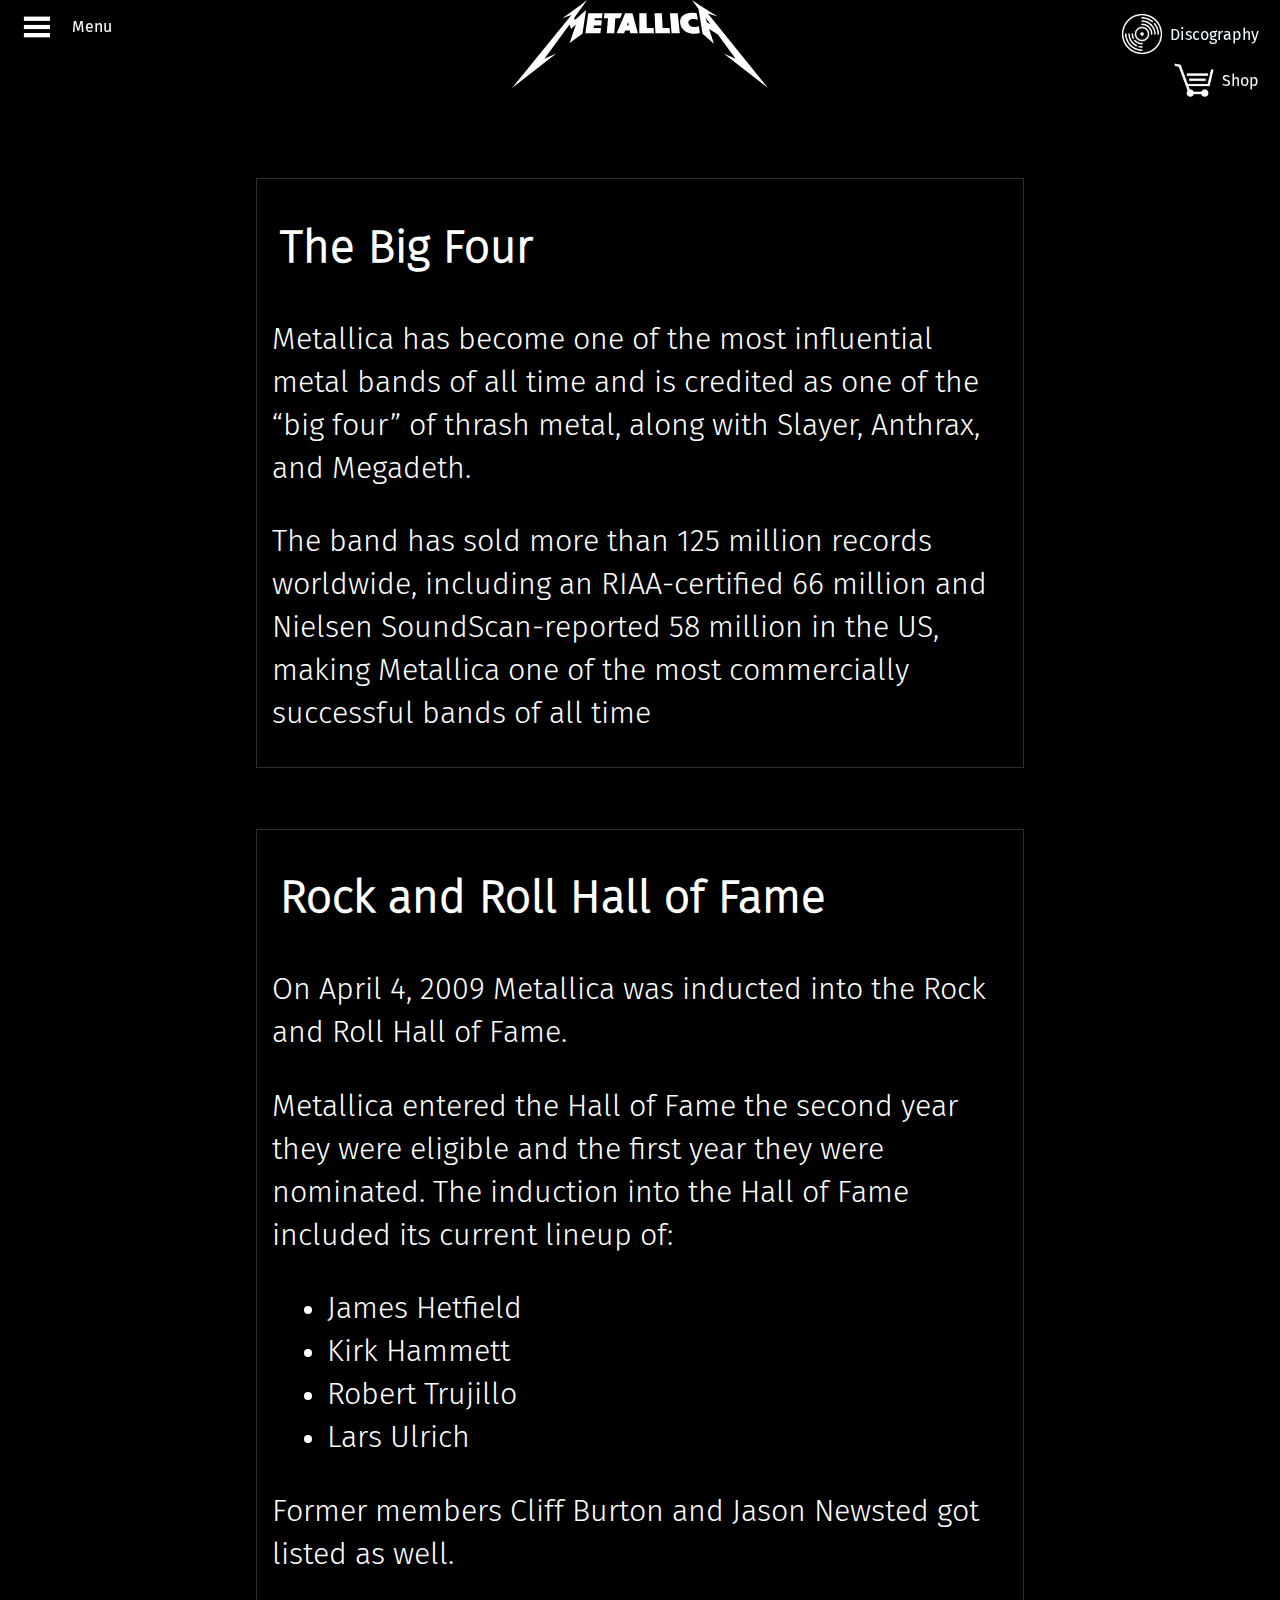
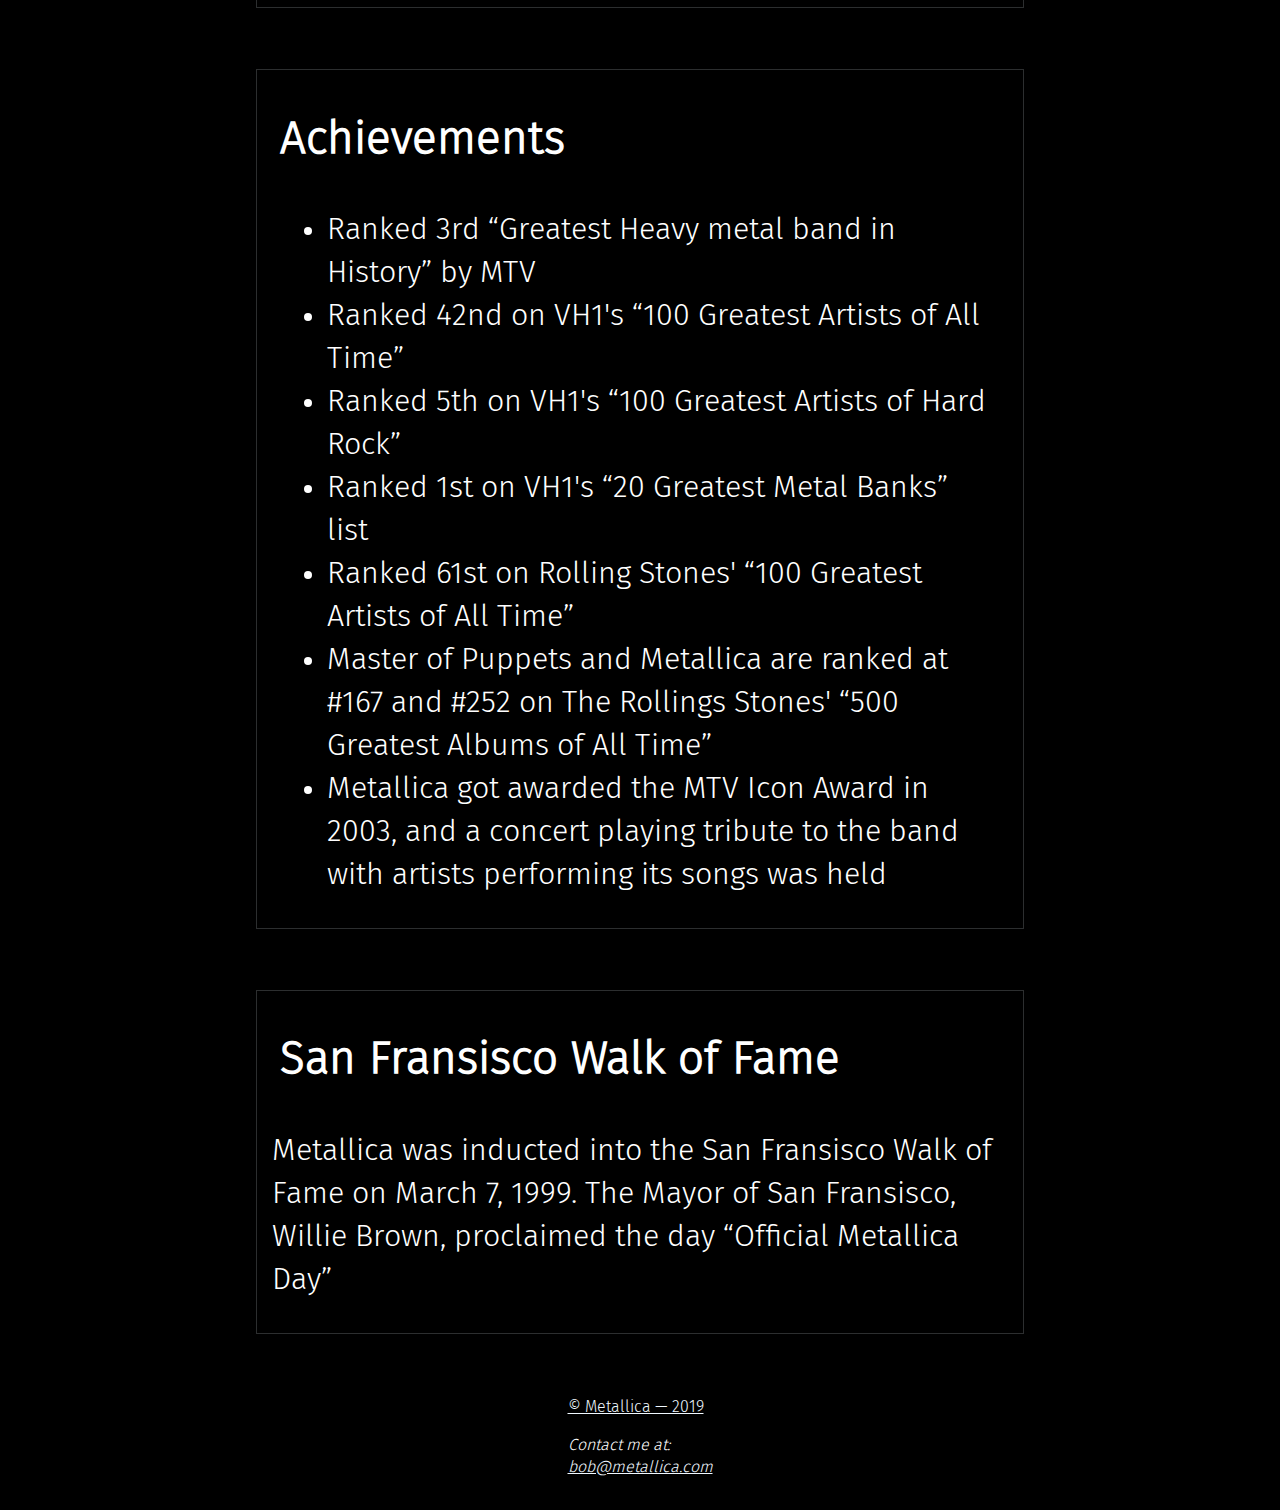
<file: html/legacy-influence.html>
<!DOCTYPE html>
<html lang="en" dir="ltr">

<head>
  <meta charset="utf-8">
  <meta name="viewport" content="width=device-width, initial-scale=1">
  <link rel="stylesheet" href="../css/idc.css">
  <title>Metallica Legacy</title>
  <link rel="shortcut icon" href="../images/favicon.ico">
  <script src="../javascript/navigation.js"></script>

</head>

<body class="container">
  <header class="navigation-container">
    <nav id="side-navigation">
      <ul class="side-navigation-container" id="side-menu">
        <li>
          <div class="menu-button" onclick="toggleSide()"><img src="../images/white-menu-icon.png"
              alt="White menu icon">Menu</div>
        </li>
        <li class="side-navigation-item"><a href="../index.html">Home</a></li>
        <li class="side-navigation-item"><a href="history.html">History</a></li>
        <li class="side-navigation-item"><a href="style.html">Style</a></li>
        <li class="side-navigation-item"><a href="legacy-influence.html">Legacy and Influence</a></li>
        <li class="side-navigation-item"><a href="members.html">Band Members</a></li>
        <li class="side-navigation-item"><a href="awards-nominations.html">Awards and Nominations</a></li>
        <li class="side-navigation-item"><a href="discography.html">Discography</a></li>
        <li class="side-navigation-item"><a href="shop.html">Shop</a></li>
      </ul>
    </nav>
    <a id="logo" href="../index.html"><img src="../images/white-logo.svg" alt="Metallica white Logo"></a>
    <nav id="top-navigation">
      <ul class="top-navigation-container">
        <li class="top-navigation-item"><a href="awards-nominations.html">Awards and Nominations</a></li>
        <li class="top-navigation-item"><a href="discography.html">Discography<img src="../images/vinyl.png"
              alt="White vinyl icon" id="navigation-vinyl"></a></li>
        <li class="top-navigation-item"><a href="shop.html">Shop<img src="../images/cart.png" alt="White cart icon"></a>
        </li>
      </ul>
    </nav>
  </header>

  <main>
    <article class="article-distancing">
      <h2 class="article-content">The Big Four</h2>
      <p class="article-content">Metallica has become one of the most influential metal bands of all time and is
        credited as one of the “big
        four” of thrash metal, along with Slayer, Anthrax, and Megadeth.</p>
      <p class="article-content">The band has sold more than 125 million records worldwide, including an RIAA-certified
        66 million and Nielsen
        SoundScan-reported 58 million in the US, making Metallica one of the most commercially successful bands of all
        time</p>
    </article>

    <article class="article-distancing">
      <h2 class="article-content">Rock and Roll Hall of Fame</h2>
      <p class="article-content">On April 4, 2009 Metallica was inducted into the Rock and Roll Hall of Fame.</p>
      <p class="article-content">Metallica entered the Hall of Fame the second year they were eligible and the first
        year they were nominated. The induction into the Hall of Fame included its current lineup of:</p>
      <ul class="article-content">
        <li class="article-content">James Hetfield</li>
        <li class="article-content">Kirk Hammett</li>
        <li class="article-content">Robert Trujillo</li>
        <li class="article-content">Lars Ulrich</li>
      </ul>
      <p class="article-content">Former members Cliff Burton and Jason Newsted got listed as well.</p>
    </article>

    <article class="article-distancing">
      <h2 class="article-content">Achievements</h2>
      <ul class="article-content">
        <li class="article-content">Ranked 3rd <q>Greatest Heavy metal band in History</q> by MTV</li>
        <li class="article-content">Ranked 42nd on VH1's <q>100 Greatest Artists of All Time</q></li>
        <li class="article-content">Ranked 5th on VH1's <q>100 Greatest Artists of Hard Rock</q></li>
        <li class="article-content">Ranked 1st on VH1's <q>20 Greatest Metal Banks</q> list</li>
        <li class="article-content">Ranked 61st on Rolling Stones' <q>100 Greatest Artists of All Time</q></li>
        <li class="article-content">Master of Puppets and Metallica are ranked at #167 and #252 on The Rollings Stones'
          <q>500 Greatest Albums
            of All Time</q></li>
        <li class="article-content">Metallica got awarded the MTV Icon Award in 2003, and a concert playing tribute to
          the band with artists
          performing its songs was held</li>
      </ul>
    </article>

    <article class="article-distancing">
      <h2 class="article-content">San Fransisco Walk of Fame</h2>
      <p class="article-content">Metallica was inducted into the San Fransisco Walk of Fame on March 7, 1999. The Mayor
        of San Fransisco,
        Willie Brown, proclaimed the day <q>Official Metallica Day</q></p>
    </article>
  </main>


  <footer>
    <address>
      Contact me at:<br><a href="mailto:bob@metallica.com">bob@metallica.com</a>
    </address>
    <p><a href="https://en.wikipedia.org/wiki/Metallica"> &COPY; Metallica &mdash; 2019</a></p>
  </footer>
</body>

</html>
</file>
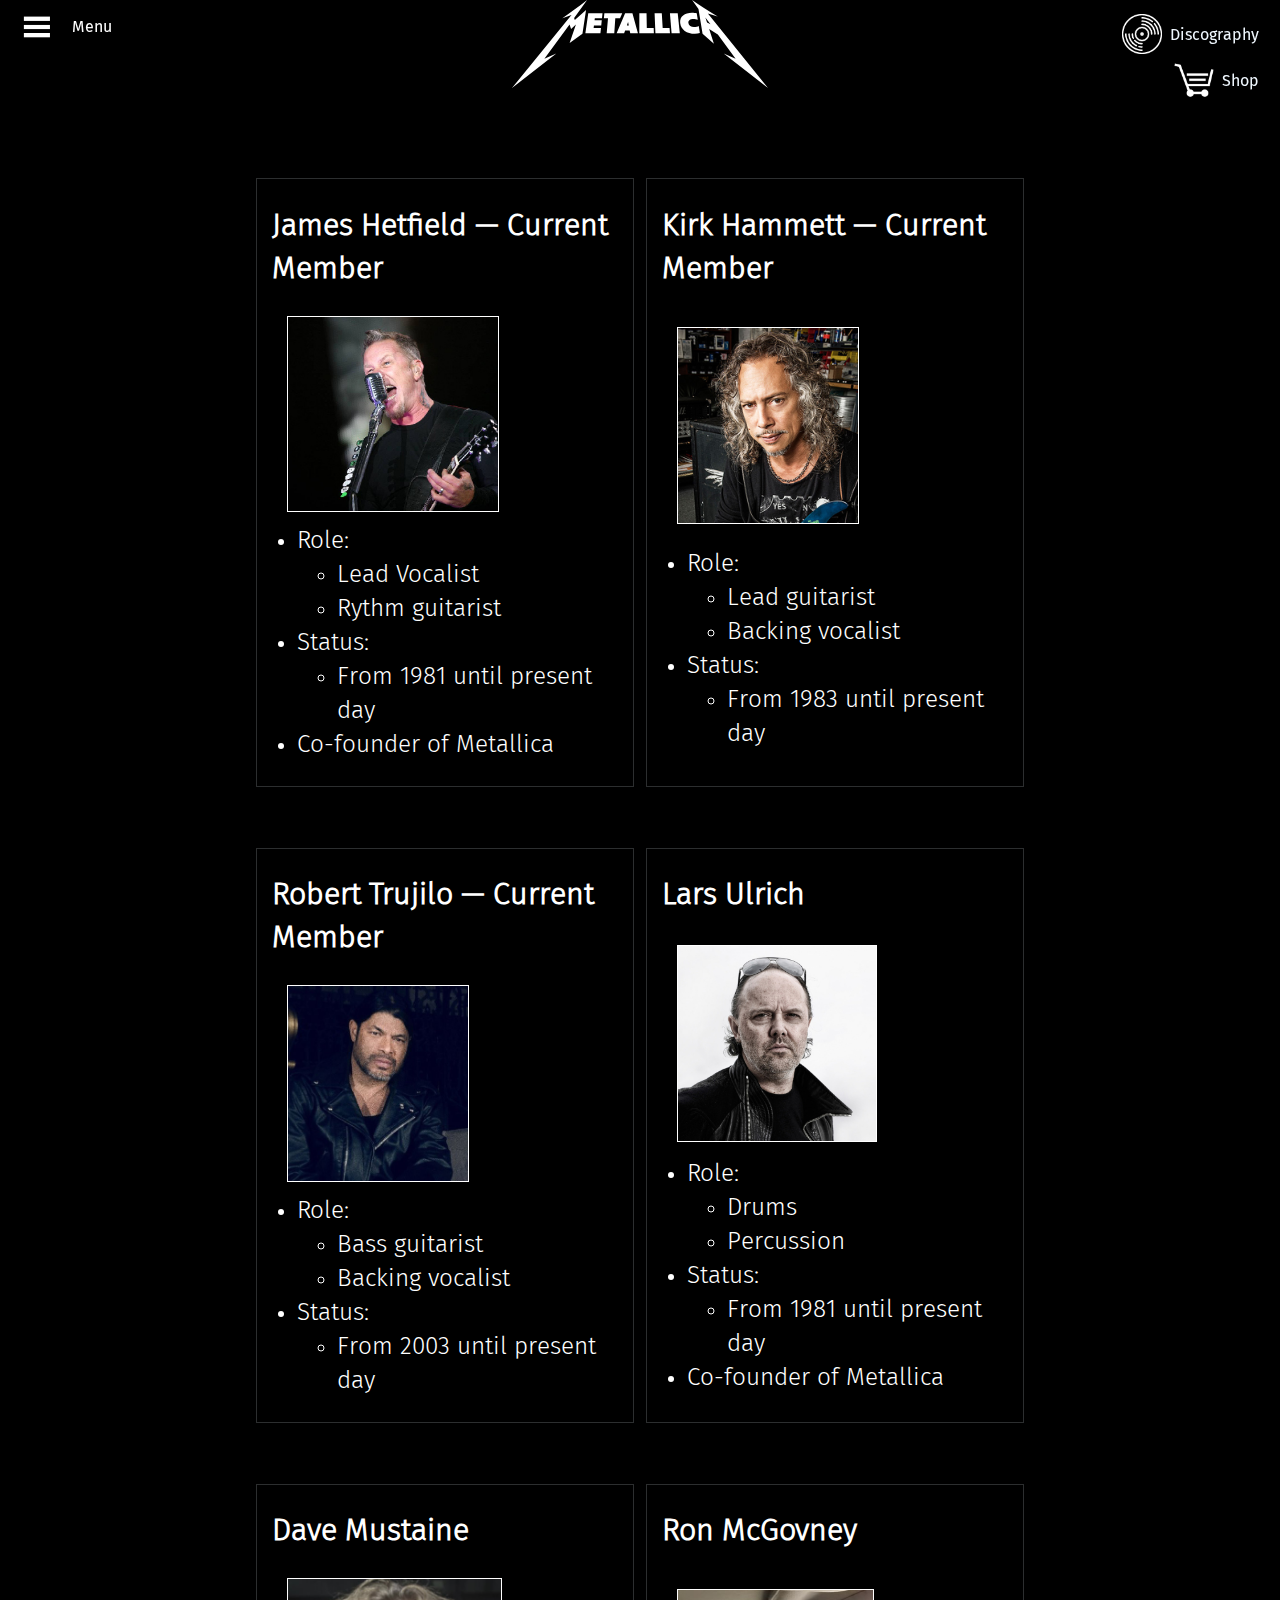
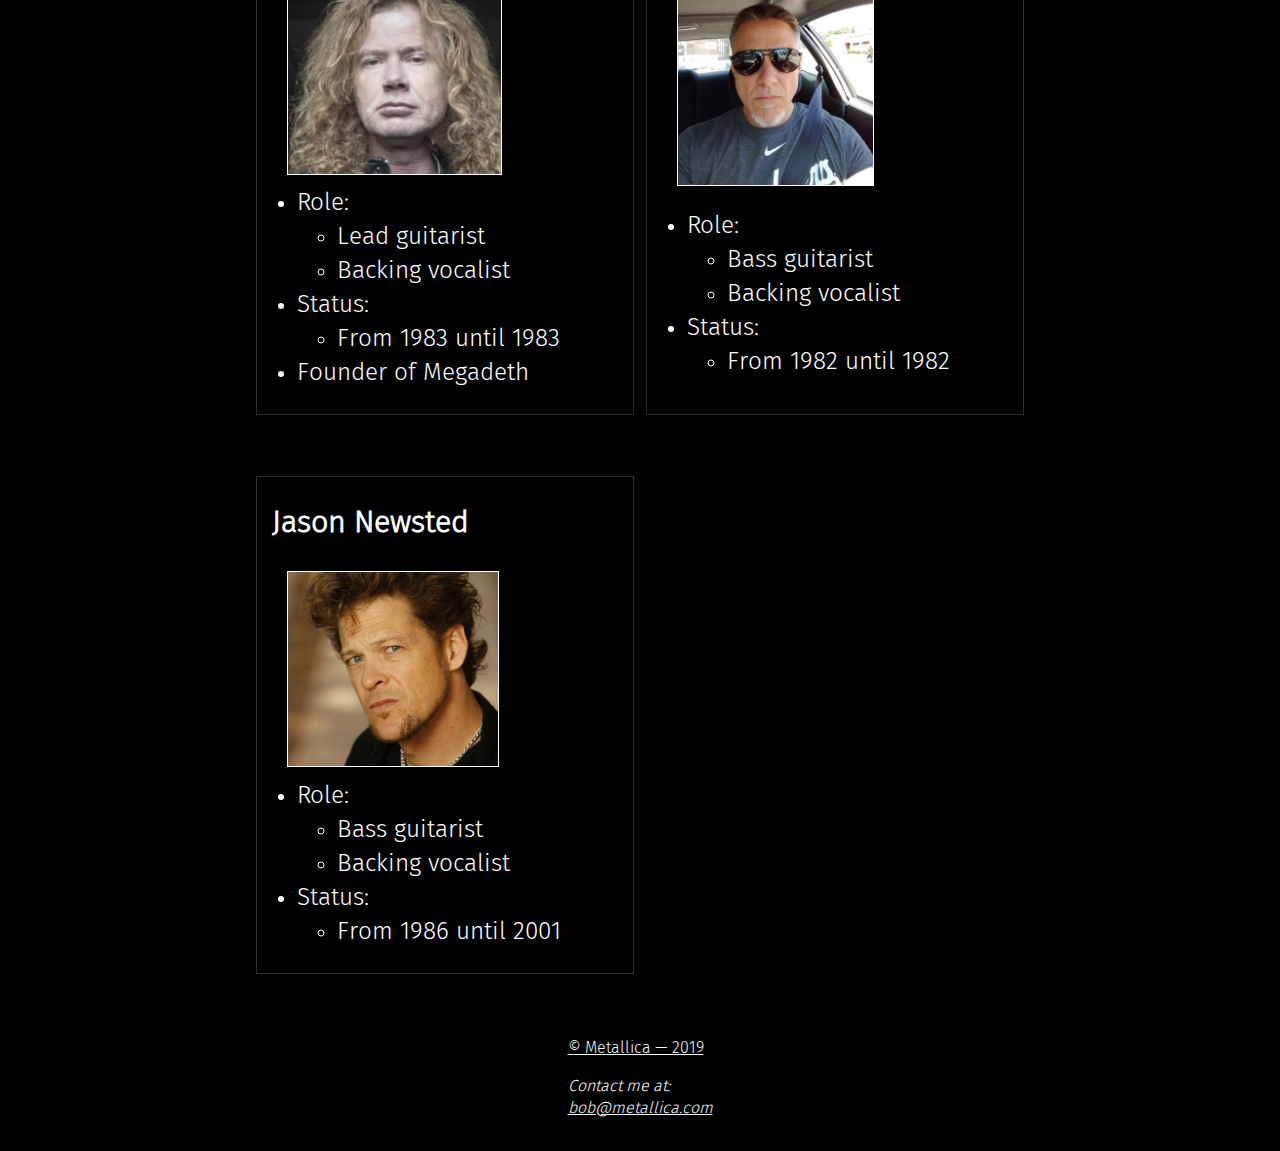
<file: html/members.html>
<!DOCTYPE html>
<html lang="en" dir="ltr">

<head>
  <meta charset="utf-8">
  <meta name="viewport" content="width=device-width, initial-scale=1">
  <link rel="stylesheet" href="../css/idc.css">
  <title>Metallica Members</title>
  <link rel="shortcut icon" href="../images/favicon.ico">
  <script src="../javascript/navigation.js"></script>

</head>

<body class="container">
  <header class="navigation-container">
    <nav id="side-navigation">
      <ul class="side-navigation-container" id="side-menu">
        <li>
          <div class="menu-button" onclick="toggleSide()"><img src="../images/white-menu-icon.png"
              alt="White menu icon">Menu</div>
        </li>
        <li class="side-navigation-item"><a href="../index.html">Home</a></li>
        <li class="side-navigation-item"><a href="history.html">History</a></li>
        <li class="side-navigation-item"><a href="style.html">Style</a></li>
        <li class="side-navigation-item"><a href="legacy-influence.html">Legacy and Influence</a></li>
        <li class="side-navigation-item"><a href="members.html">Band Members</a></li>
        <li class="side-navigation-item"><a href="awards-nominations.html">Awards and Nominations</a></li>
        <li class="side-navigation-item"><a href="discography.html">Discography</a></li>
        <li class="side-navigation-item"><a href="shop.html">Shop</a></li>
      </ul>
    </nav>
    <a id="logo" href="../index.html"><img src="../images/white-logo.svg" alt="Metallica white Logo"></a>
    <nav id="top-navigation">
      <ul class="top-navigation-container">
        <li class="top-navigation-item"><a href="awards-nominations.html">Awards and Nominations</a></li>
        <li class="top-navigation-item"><a href="discography.html">Discography<img src="../images/vinyl.png"
              alt="White vinyl icon" id="navigation-vinyl"></a></li>
        <li class="top-navigation-item"><a href="shop.html">Shop<img src="../images/cart.png" alt="White cart icon"></a>
        </li>
      </ul>
    </nav>
  </header>

  <main class="mobile-blocks">
    <article class="disco-distancing">
      <h2 class="disco-title">James Hetfield &mdash; Current Member</h2>
      <img class="disco-image" src="../images/JH.jpg" alt="Image of James Hetfield">
      <ul class="disco-list">
        <li>Role:
          <ul>
            <li>Lead Vocalist</li>
            <li>Rythm guitarist</li>
          </ul>
        </li>
        <li>Status:
          <ul>
            <li>From 1981 until present day</li>
          </ul>
        </li>
        <li>Co-founder of Metallica</li>
      </ul>
    </article>

    <article class="disco-distancing">
      <h2 class="disco-title">Kirk Hammett &mdash; Current Member</h2>
      <img class="disco-image" src="../images/KH.jpg" alt="Image of Kirk Hammett">
      <ul class="disco-list">
        <li>Role:
          <ul>
            <li>Lead guitarist</li>
            <li>Backing vocalist</li>
          </ul>
        </li>
        <li>Status:
          <ul>
            <li>From 1983 until present day</li>
          </ul>
        </li>
      </ul>
    </article>

    <article class="disco-distancing">
      <h2 class="disco-title">Robert Trujilo &mdash; Current Member</h2>
      <img class="disco-image" src="../images/RT.jpg" alt="Image of Rovert Trujilo">
      <ul class="disco-list">
        <li>Role:
          <ul>
            <li>Bass guitarist</li>
            <li>Backing vocalist</li>
          </ul>
        </li>
        <li>Status:
          <ul>
            <li>From 2003 until present day</li>
          </ul>
        </li>
      </ul>
    </article>

    <article class="disco-distancing">
      <h2 class="disco-title">Lars Ulrich</h2>
      <img class="disco-image" src="../images/LU.jpg" alt="Image of Lars Ulrich">
      <ul class="disco-list">
        <li>Role:
          <ul>
            <li>Drums</li>
            <li>Percussion</li>
          </ul>
        </li>
        <li>Status:
          <ul>
            <li>From 1981 until present day</li>
          </ul>
        </li>
        <li>Co-founder of Metallica</li>
      </ul>
    </article>

    <article class="disco-distancing">
      <h2 class="disco-title">Dave Mustaine</h2>
      <img class="disco-image" src="../images/DM.jpg" alt="Image of Dave Mustaine">
      <ul class="disco-list">
        <li>Role:
          <ul>
            <li>Lead guitarist</li>
            <li>Backing vocalist</li>
          </ul>
        </li>
        <li>Status:
          <ul>
            <li>From 1983 until 1983</li>
          </ul>
        </li>
        <li>Founder of Megadeth</li>
      </ul>
    </article>

    <article class="disco-distancing">
      <h2 class="disco-title">Ron McGovney</h2>
      <img class="disco-image" src="../images/RM.jpg" alt="Image of Ron McGovney">
      <ul class="disco-list">
        <li>Role:
          <ul>
            <li>Bass guitarist</li>
            <li>Backing vocalist</li>
          </ul>
        </li>
        <li>Status:
          <ul>
            <li>From 1982 until 1982</li>
          </ul>
        </li>
      </ul>
    </article>

    <article class="disco-distancing">
      <h2 class="disco-title">Jason Newsted</h2>
      <img class="disco-image" src="../images/JN.jpg" alt="Image of Jason Newsted">
      <ul class="disco-list">
        <li>Role:
          <ul>
            <li>Bass guitarist</li>
            <li>Backing vocalist</li>
          </ul>
        </li>
        <li>Status:
          <ul>
            <li>From 1986 until 2001</li>
          </ul>
        </li>
      </ul>
    </article>

  </main>

  <footer>
    <address>
      Contact me at:<br><a href="mailto:bob@metallica.com">bob@metallica.com</a>
    </address>
    <p><a href="https://en.wikipedia.org/wiki/Metallica"> &COPY; Metallica &mdash; 2019</a></p>
  </footer>
</body>

</html>
</file>
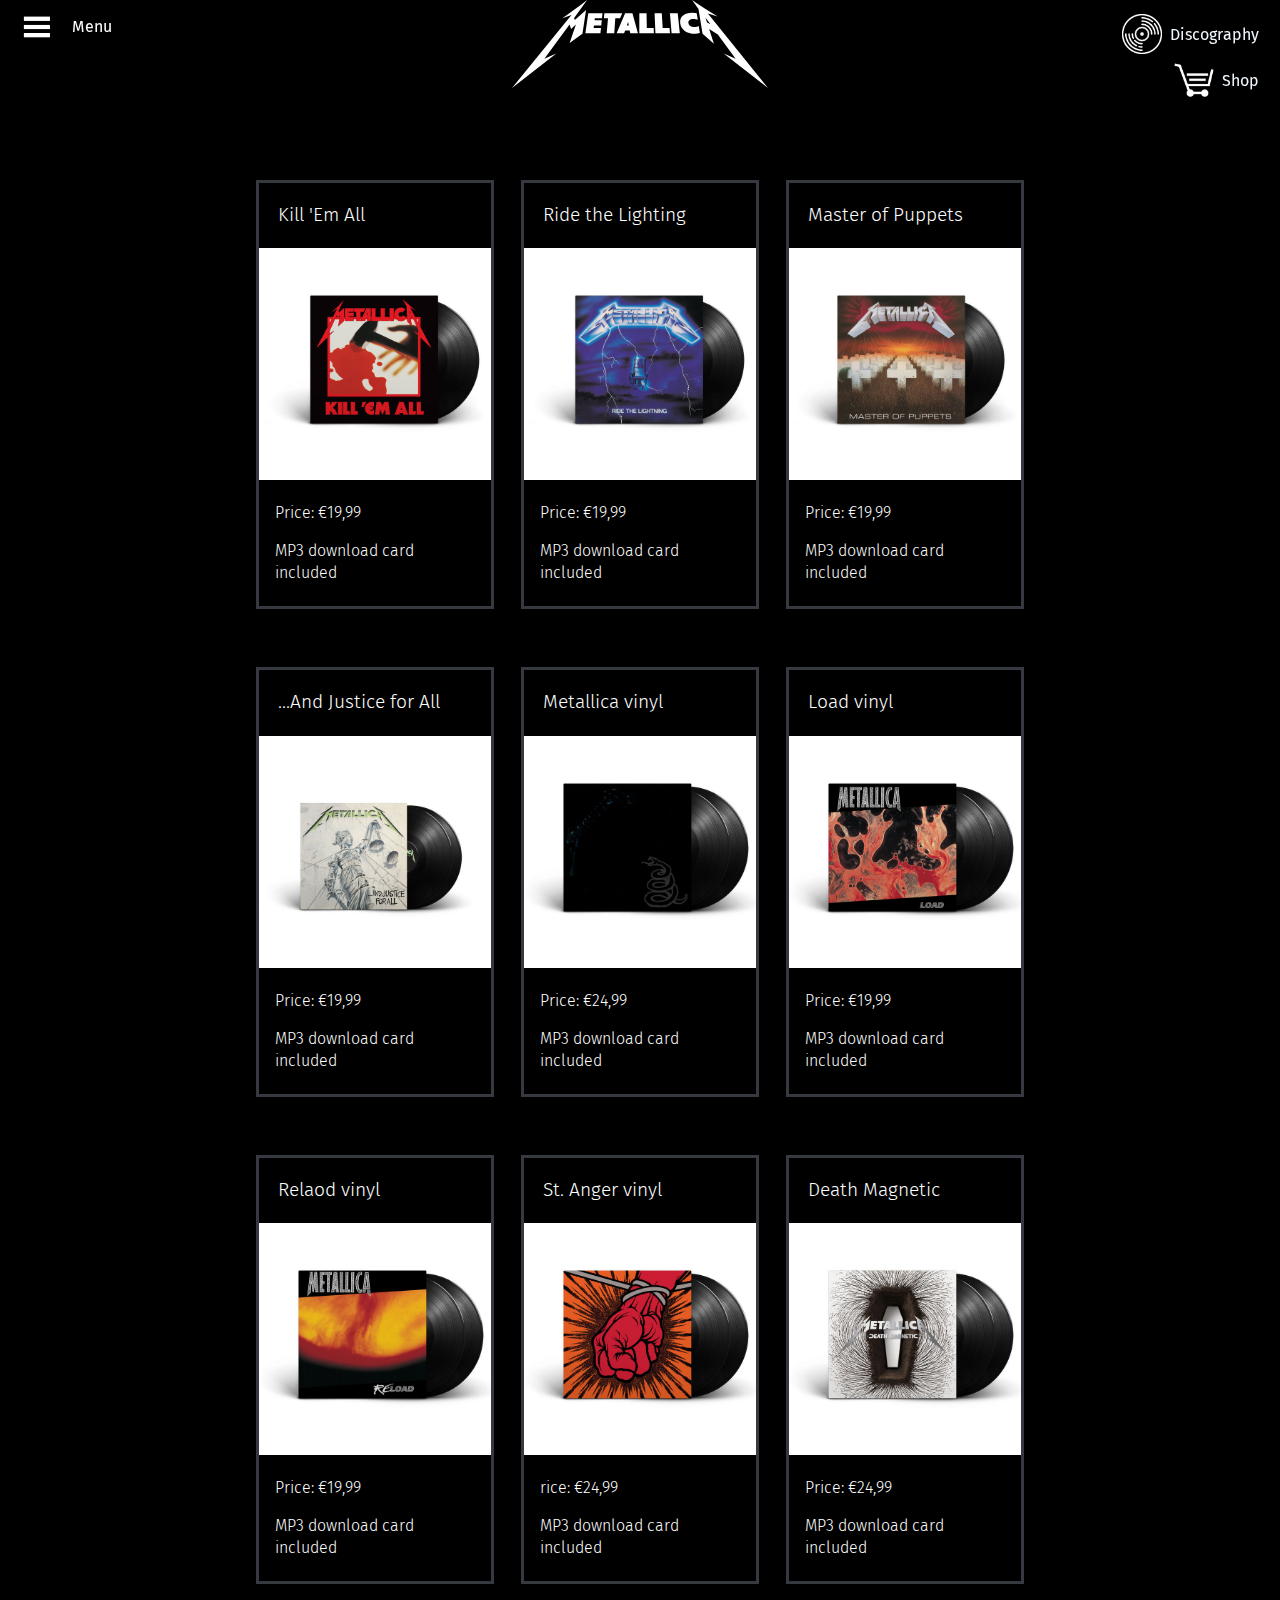
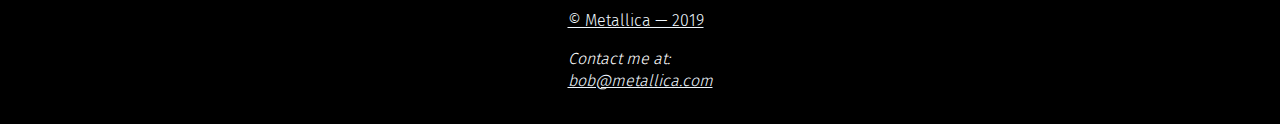
<file: html/shop.html>
<!DOCTYPE html>
<html lang="en" dir="ltr">

<head>
  <meta charset="utf-8">
  <meta name="viewport" content="width=device-width, initial-scale=1">
  <link rel="stylesheet" href="../css/idc.css">
  <title>Metallica Shop</title>
  <link rel="shortcut icon" href="../images/favicon.ico">
  <script src="../javascript/shop.js"></script>
  <script src="../javascript/navigation.js"></script>
</head>

<body class="container">
  <header class="navigation-container">
    <nav id="side-navigation">
      <ul class="side-navigation-container" id="side-menu">
        <li>
          <div class="menu-button" onclick="toggleSide()"><img src="../images/white-menu-icon.png"
              alt="White menu icon">Menu</div>
        </li>
        <li class="side-navigation-item"><a href="../index.html">Home</a></li>
        <li class="side-navigation-item"><a href="history.html">History</a></li>
        <li class="side-navigation-item"><a href="style.html">Style</a></li>
        <li class="side-navigation-item"><a href="legacy-influence.html">Legacy and Influence</a></li>
        <li class="side-navigation-item"><a href="members.html">Band Members</a></li>
        <li class="side-navigation-item"><a href="awards-nominations.html">Awards and Nominations</a></li>
        <li class="side-navigation-item"><a href="discography.html">Discography</a></li>
        <li class="side-navigation-item"><a href="shop.html">Shop</a></li>
      </ul>
    </nav>
    <a id="logo" href="../index.html"><img src="../images/white-logo.svg" alt="Metallica white Logo"></a>
    <a id="black-logo" href="../index.html"><img src="../images/black-logo.svg" alt="Metallica white Logo"></a>
    <nav id="top-navigation">
      <ul class="top-navigation-container">
        <li class="top-navigation-item"><a href="awards-nominations.html">Awards and Nominations</a></li>
        <li class="top-navigation-item"><a href="discography.html">Discography<img src="../images/vinyl.png"
              alt="White vinyl icon" id="navigation-vinyl"></a></li>
        <li class="top-navigation-item"><a href="shop.html">Shop<img src="../images/cart.png" alt="White cart icon"></a>
        </li>
      </ul>
    </nav>
  </header>

  <main class="shop-main">
    <ul>
      <li data-id="1" class="shop-list" data-title="Kill Em All vinyl" data-description="Metallicas first album">
        <h2 class="shop-indent-text">Kill 'Em All</h2>
        <img src="../images/KEA-shop.jpeg" alt="Kill 'Em All vinyl">
        <p class="shop-indent-text">Price: &euro;19,99</p>
        <p class="shop-indent-text">MP3 download card included</p>
      </li>

      <li data-id="2" class="shop-list" data-title="Ride the Lightning vinyl"
        data-description="Metallicas second album">
        <h2 class="shop-indent-text">Ride the Lighting</h2>
        <img src="../images/RTL-shop.jpeg" alt="Ride the Lightning">
        <p class="shop-indent-text">Price: &euro;19,99</p>
        <p class="shop-indent-text">MP3 download card included</p>
      </li>

      <li data-id="3" class="shop-list" data-title="Master of Puppets vinyl" data-description="Metallicas third album">
        <h2 class="shop-indent-text">Master of Puppets</h2>
        <img src="../images/MOP-shop.jpeg" alt="Master of Puppets vinyl">
        <p class="shop-indent-text">Price: &euro;19,99</p>
        <p class="shop-indent-text">MP3 download card included</p>
      </li>

      <li data-id="4" class="shop-list" data-title="...And Justice for All vinyl"
        data-description="Metallicas fourth album">
        <h2 class="shop-indent-text">...And Justice for All</h2>
        <img src="../images/AJFA-shop.jpg" alt="And Justice for All vinyl">
        <p class="shop-indent-text">Price: &euro;19,99</p>
        <p class="shop-indent-text">MP3 download card included</p>
      </li>

      <li data-id="5" class="shop-list" data-title="Metallica vinyl" data-description="Metallicas fifth album">
        <h2 class="shop-indent-text">Metallica vinyl</h2>
        <img src="../images/M-shop.jpeg" alt="Metallica vinyl">
        <p class="shop-indent-text">Price: &euro;24,99</p>
        <p class="shop-indent-text">MP3 download card included</p>
      </li>

      <li data-id="6" class="shop-list" data-title="Load vinyl" data-description="Metallicas sixth album">
        <h2 class="shop-indent-text">Load vinyl</h2>
        <img src="../images/L-shop.jpeg" alt="Load vinyl">
        <p class="shop-indent-text">Price: &euro;19,99</p>
        <p class="shop-indent-text">MP3 download card included</p>
      </li>

      <li data-id="7" class="shop-list" data-title="Reload vinyl" data-description="Metallicas seventh album">
        <h2 class="shop-indent-text">Relaod vinyl</h2>
        <img src="../images/RL-shop.jpeg" alt="Reload vinyl">
        <p class="shop-indent-text">Price: &euro;19,99</p>
        <p class="shop-indent-text">MP3 download card included</p>
      </li>

      <li data-id="8" class="shop-list" data-title="St. Anger vinyl" data-description="Metallicas eight album">
        <h2 class="shop-indent-text">St. Anger vinyl</h2>
        <img src="../images/STA-shop.jpeg" alt="St. Anger vinyl">
        <p class="shop-indent-text">rice: &euro;24,99</p>
        <p class="shop-indent-text">MP3 download card included</p>
      </li>

      <li data-id="9" class="shop-list" data-title="Death Magnetic vinyl" data-description="Metallicas ninth album">
        <h2 class="shop-indent-text">Death Magnetic</h2>
        <img src="../images/DM-shop.jpeg" alt="Death Magnetic vinyl">
        <p class="shop-indent-text">Price: &euro;24,99</p>
        <p class="shop-indent-text">MP3 download card included</p>
      </li>
    </ul>
  </main>

  <section id="details">
    <div id="details-background"></div>
    <div id="details-dialog">
      <h3 id="details-title">Test</h3>
      <p id="details-description"></p>
      <form action="shop.html" method="get">
        <label>First & Last name:</label>
        <input type="text" name="fullname" placeholder="Bob McDosBoy" required>
        <label>Address:</label>
        <input type="text" name="address" placeholder="2423 Moon 1, London" required>
        <label>Phone Number:</label>
        <input type="tel" name="phonenumber" placeholder="+31 678456123" required>
        <label>E-mail:</label>
        <input type="email" name="email" placeholder="bob@metallica.com" required>
        <input id="checkout-button" type="submit" value="Make order">
        <p id="details-cancel"><a href="#">I changed my mind</a></p>
      </form>
    </div>
  </section>

  <footer>
    <address>
      Contact me at:<br><a href="mailto:bob@metallica.com">bob@metallica.com</a>
    </address>
    <p><a href="https://en.wikipedia.org/wiki/Metallica"> &COPY; Metallica &mdash; 2019</a></p>
  </footer>
</body>

</html>
</file>
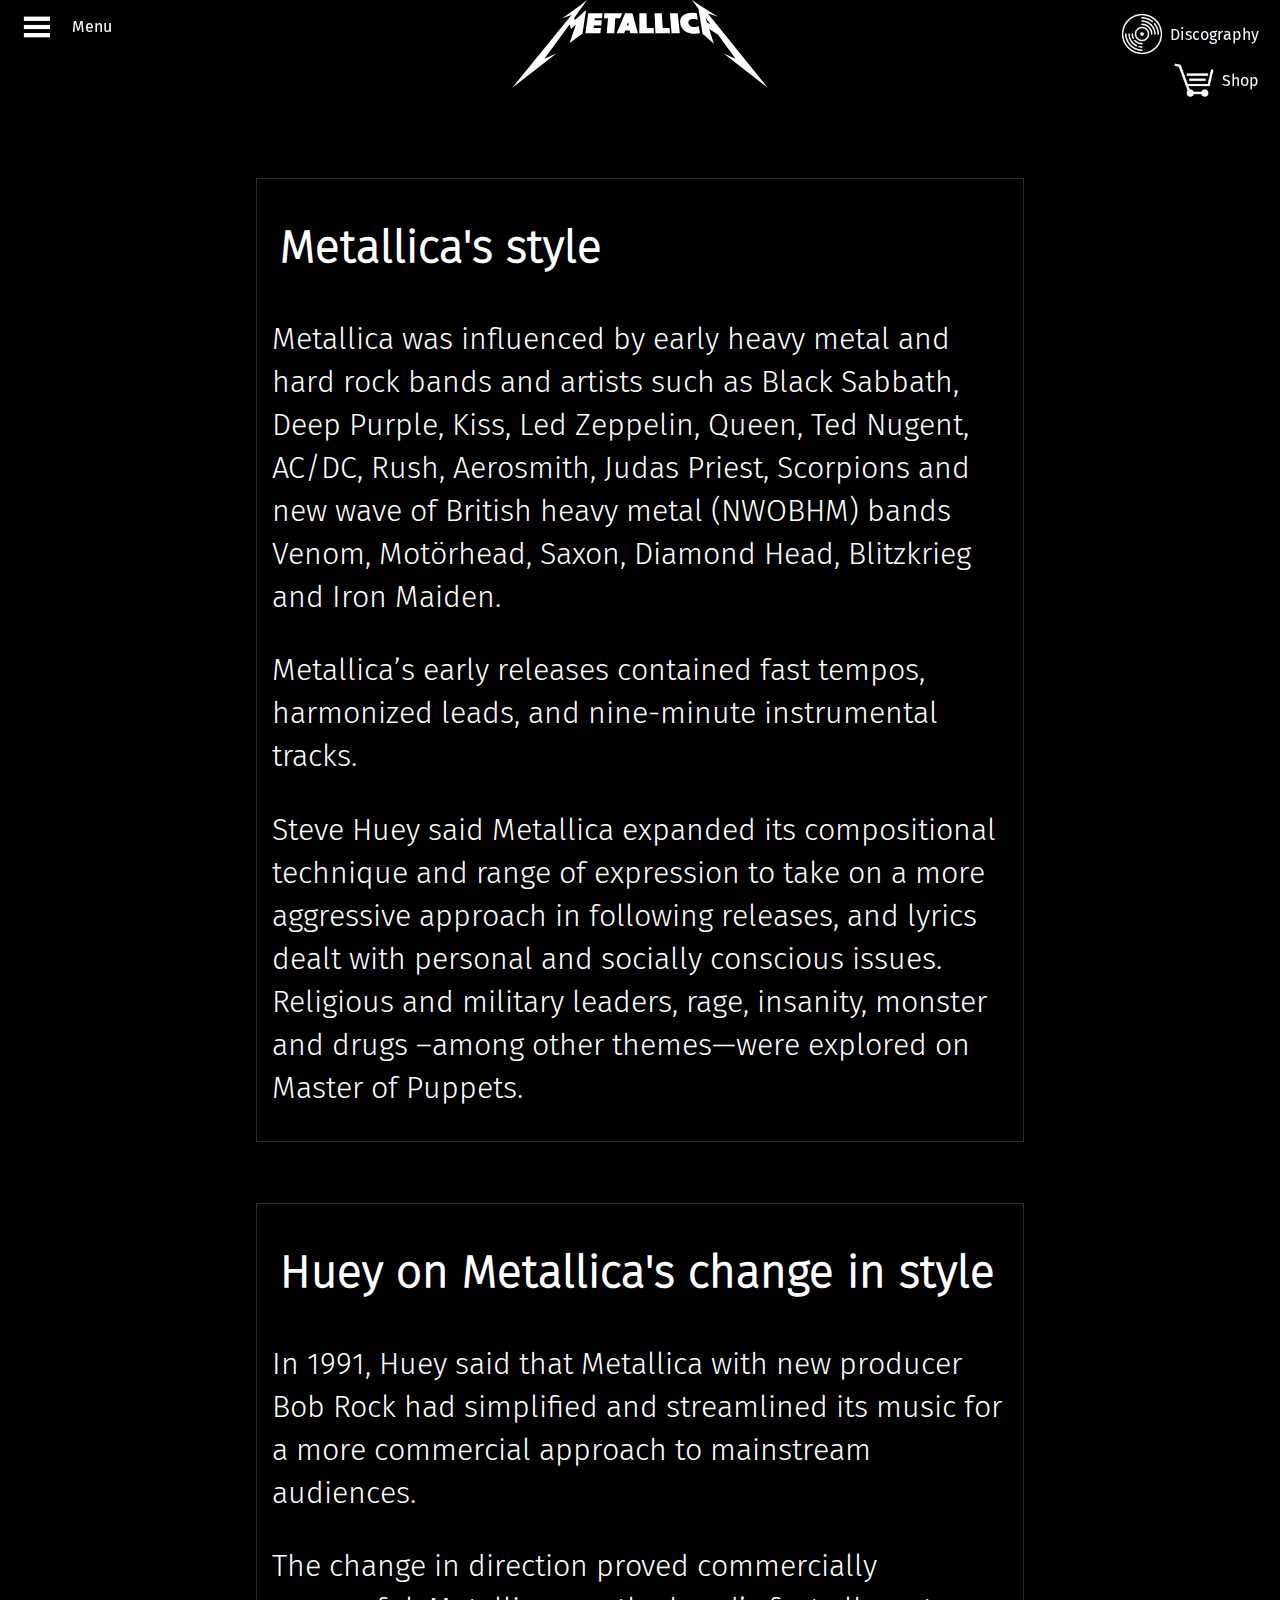
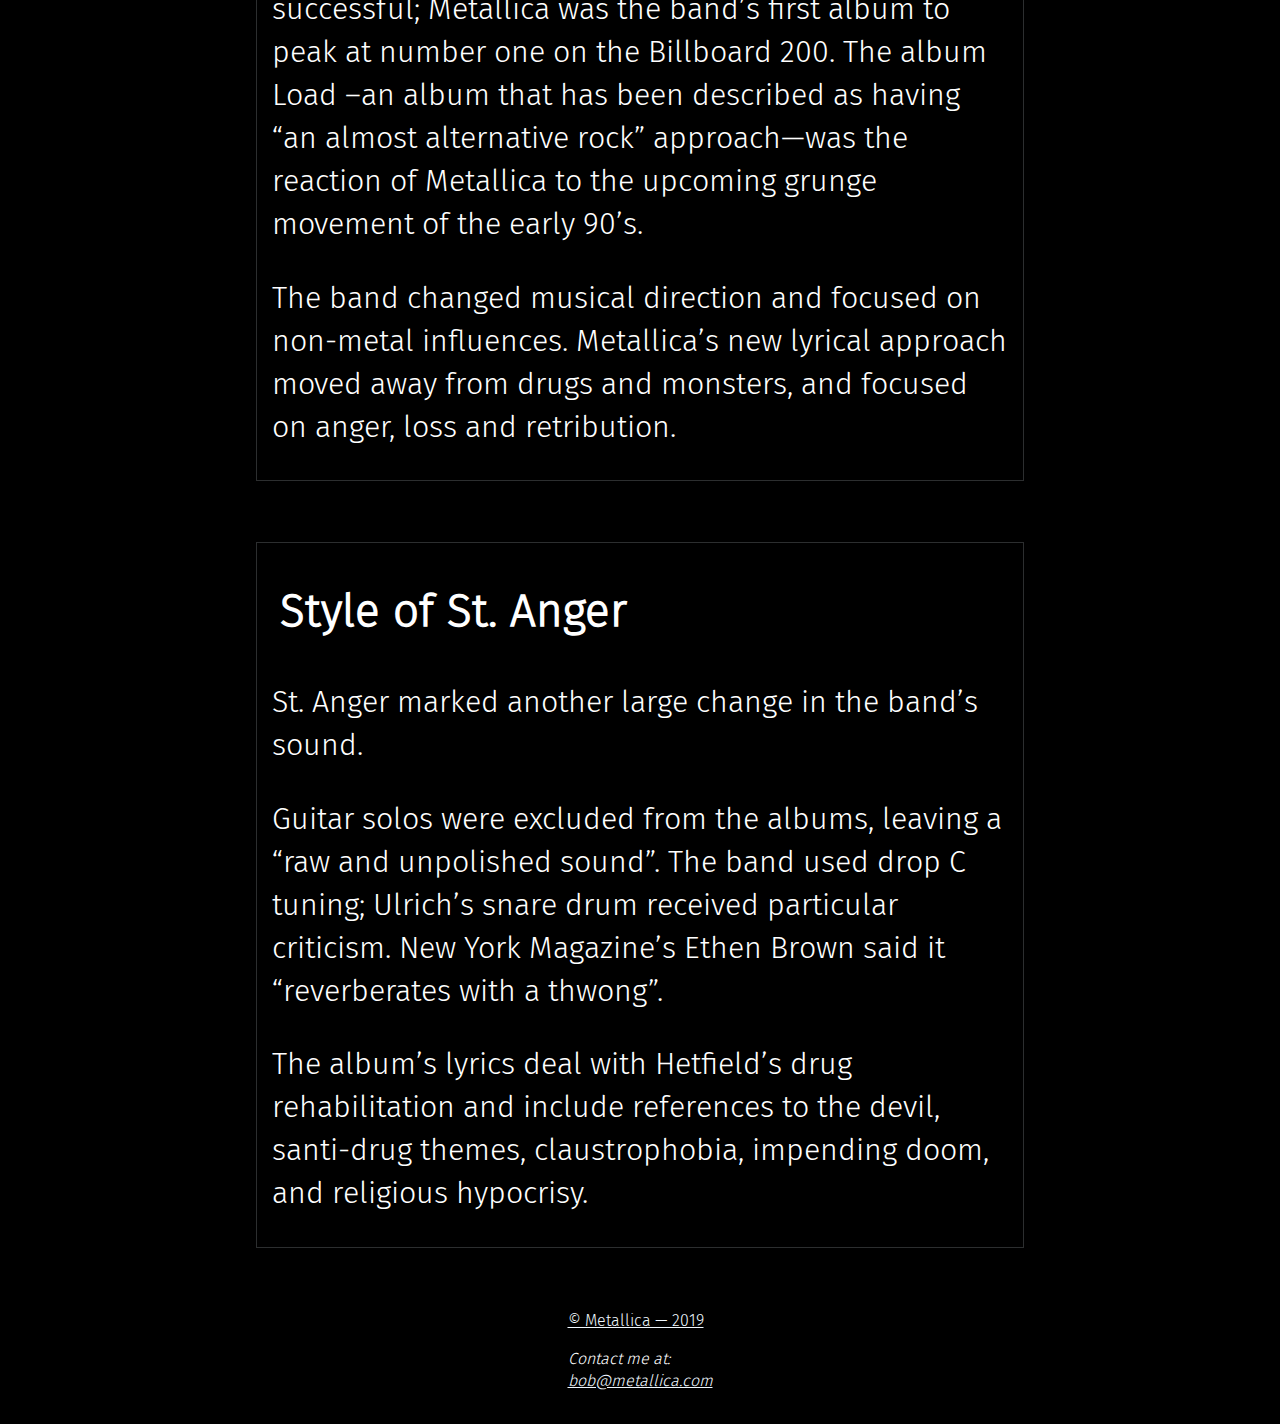
<file: html/style.html>
<!DOCTYPE html>
<html lang="en" dir="ltr">

<head>
  <meta charset="utf-8">
  <meta name="viewport" content="width=device-width, initial-scale=1">
  <link rel="stylesheet" href="../css/idc.css">
  <title>Metallica Style</title>
  <link rel="shortcut icon" href="../images/favicon.ico">
  <script src="../javascript/navigation.js"></script>

</head>

<body class="container">
  <header class="navigation-container">
    <nav id="side-navigation">
      <ul class="side-navigation-container" id="side-menu">
        <li>
          <div class="menu-button" onclick="toggleSide()"><img src="../images/white-menu-icon.png"
              alt="White menu icon">Menu</div>
        </li>
        <li class="side-navigation-item"><a href="../index.html">Home</a></li>
        <li class="side-navigation-item"><a href="history.html">History</a></li>
        <li class="side-navigation-item"><a href="style.html">Style</a></li>
        <li class="side-navigation-item"><a href="legacy-influence.html">Legacy and Influence</a></li>
        <li class="side-navigation-item"><a href="members.html">Band Members</a></li>
        <li class="side-navigation-item"><a href="awards-nominations.html">Awards and Nominations</a></li>
        <li class="side-navigation-item"><a href="discography.html">Discography</a></li>
        <li class="side-navigation-item"><a href="shop.html">Shop</a></li>
      </ul>
    </nav>
    <a id="logo" href="../index.html"><img src="../images/white-logo.svg" alt="Metallica white Logo"></a>
    <nav id="top-navigation">
      <ul class="top-navigation-container">
        <li class="top-navigation-item"><a href="awards-nominations.html">Awards and Nominations</a></li>
        <li class="top-navigation-item"><a href="discography.html">Discography<img src="../images/vinyl.png"
              alt="White vinyl icon" id="navigation-vinyl"></a></li>
        <li class="top-navigation-item"><a href="shop.html">Shop<img src="../images/cart.png" alt="White cart icon"></a>
        </li>
      </ul>
    </nav>
  </header>
  <main>
    <article class="article-distancing">
      <h2 class="article-content">Metallica's style</h2>
      <p class="article-content">Metallica was influenced by early heavy metal and hard rock bands and artists such as
        Black Sabbath, Deep
        Purple, Kiss, Led Zeppelin, Queen, Ted Nugent, AC/DC, Rush, Aerosmith, Judas Priest, Scorpions and new wave of
        British heavy metal (NWOBHM) bands Venom, Motörhead, Saxon, Diamond Head, Blitzkrieg and Iron Maiden.</p>
      <p class="article-content">Metallica’s early releases contained fast tempos, harmonized leads, and nine-minute
        instrumental tracks.</p>
      <p class="article-content">Steve Huey said Metallica expanded its compositional technique and range of expression
        to take on a more
        aggressive approach in following releases, and lyrics dealt with personal and socially conscious issues.
        Religious and military leaders, rage, insanity, monster and drugs –among other themes—were explored on Master
        of Puppets.</p>
    </article>

    <article class="article-distancing">
      <h2 class="article-content">Huey on Metallica's change in style</h2>
      <p class="article-content">In 1991, Huey said that Metallica with new producer Bob Rock had simplified and
        streamlined its music for a
        more commercial approach to mainstream audiences.</p>
      <p class="article-content">The change in direction proved commercially successful; Metallica was the band’s first
        album to peak at
        number one on the Billboard 200. The album Load –an album that has been described as having “an almost
        alternative rock” approach—was the reaction of Metallica to the upcoming grunge movement of the early 90’s.</p>
      <p class="article-content">The band changed musical direction and focused on non-metal influences. Metallica’s new
        lyrical approach
        moved away from drugs and monsters, and focused on anger, loss and retribution.</p>
    </article>

    <article class="article-distancing">
      <h2 class="article-content">Style of St. Anger</h2>
      <p class="article-content">St. Anger marked another large change in the band’s sound.</p>
      <p class="article-content">Guitar solos were excluded from the albums, leaving a “raw and unpolished sound”. The
        band used drop C
        tuning; Ulrich’s snare drum received particular criticism. New York Magazine’s Ethen Brown said it
        “reverberates with a thwong”.</p>
      <p class="article-content">The album’s lyrics deal with Hetfield’s drug rehabilitation and include references to
        the devil, santi-drug
        themes, claustrophobia, impending doom, and religious hypocrisy.</p>
    </article>
  </main>

  <footer>
    <address>
      Contact me at:<br><a href="mailto:bob@metallica.com">bob@metallica.com</a>
    </address>
    <p><a href="https://en.wikipedia.org/wiki/Metallica"> &COPY; Metallica &mdash; 2019</a></p>
  </footer>
</body>

</html>
</file>
<file: css/idc.css>
@font-face{
  font-family: 'Fira Sans Light';
  src: local('Fira Sans Light'), url('../fonts/FiraSans-Light.woff') format('woff');
    font-weight: 300;
    font-style: normal;
}
@font-face{
  font-family: 'Fira Sans Regular';
  src: local('Fira Sans Regular'), url('../fonts/FiraSans-Regular.woff') format('woff');
    font-weight: 400;
    font-style: normal;
}

body{
  font-family: 'Fira Sans Light';
  background-color: black;
  color: white;
}

header{
  grid-area: header;
  position: sticky;
  top: 0em;
  z-index: 100;
}
nav{
  font-family: 'Fira Sans Regular';
}

.container{
  display:grid;
  grid-template-columns: 1fr 1fr 1fr 1fr 1fr;
  grid-template-rows: auto;
  grid-template-areas:
    "header header header header header";
  margin: 0;
}

.navigation-container{
  display: grid;
  grid-template-columns: 1fr 1fr 1fr 1fr 1fr;
  grid-template-rows: auto;
  grid-template-areas:
      "side-navigation . logo top-navigation top-navigation"
}

#side-navigation{
  grid-area: side-navigation;
}

#logo{
  grid-area: logo;
  width: 100%;
  position: absolute;
}

#black-logo{
  grid-area: logo;
  width: 107%;
  left: -0.8em;
  position: absolute;
  z-index: -1;
}

#top-navigation{
  grid-area: top-navigation;
}

.top-navigation-container{
  display: flex;
  flex-direction: row;
  flex-wrap: nowrap;
  justify-content: flex-end;
  align-items: flex-end;
  margin: 0em;
}

.top-navigation-container img{
  width: 2.5em;
  position: relative;
  top: 0.9em;
}

#navigation-vinyl{
  display: none
}

.top-navigation-item{
  display: inline-block;
  color: inherit;
  font-size: 1em;
}

nav ul li a{
  padding: 1em 2em;
  list-style-type: none;
  text-decoration: none;
  width: 100%;
}

.side-navigation-container{
  margin: 0em;
  position: absolute;
}

.side-navigation-container > li {
  list-style-type: none;
}

.menu-button{
  width: 100%;
  padding: 1em 2em;
  color: inherit;
  cursor: pointer;
  background: inherit;
  border: none;
  font-size: 1em;
  font-family: 'Fira Sans Regular';
}

.menu-button img{
  width: 4em;
  position: absolute;
  top: -0.3em;
  left: 0.3em;
}

.side-navigation-item{
  display: none;
}

.side-navigation-item-on{
  display: flex;
  position: relative;
  left: -2em;
}

a:link{
  color: aliceblue;
}
a:visited{
  color: aliceblue
}
a:hover {
  color: rgb(187, 206, 230);
}
a:active{
  color: aliceblue;
}

#background-homepage{
  grid-column: 1 / span 5;
  grid-row: 1 / span 4;
  width: 100%;
  z-index: -1;
}

article{
  grid-column: 2 / 5;
  grid-row: 3/ span 1;
  font-size: 1.9em;
  width: 100%;
  border: rgba(240, 248, 255, 0.185) solid 0.01em;
}

main{
  display: flex;
  flex-wrap: wrap;
  flex-direction: row;

  grid-column: 2 / 5;
  grid-row: 3 / auto;
  font-size: 1em;
  align-items: stretch;
  justify-content: space-between;
  padding-top: 10em;
}

.article-index {
  border: rgba(255, 255, 255, 0);
  background-color: #39363f52;
}

.article-distancing {
  margin-top: 1em;
  margin-bottom: 1em;
}

.article-content {
  margin-right: 0.5em;
  margin-left: 0.5em;
}

.article-content-list {
  margin-left: 1em;
  margin-right: 0.5em;
}

.shop-main {
  margin-top: 2em;
  grid-column: 2/5;
}

.shop-indent-text {
  margin: 1em;
}

.disco-offset {
  margin-top: 4em;
  display: flex;
  flex-flow: wrap;
}

.disco-title {
  flex-basis: 100%;
  margin-right: 0.5em;
  margin-left: 0.5em;
  font-size: 0.85em;
}

.disco-distancing {
  margin-top: 1em;
  margin-bottom: 1em;
  display: flex;
  flex-flow: wrap;
  flex-basis: 49%;
}

.disco-image {
  border: white solid 0.01em;
  height: 6.4em;
  margin-left: 1em;
  margin-right: 0.5em;
  margin-bottom: 0.5em
}

.disco-list {
  margin-top: -0.15em;
  font-size: 0.58em;
}

footer{
  grid-row: 5;
  grid-column: 1/ span 5;
  display: flex;
  flex-direction: column-reverse;
  flex-wrap: wrap;
  align-content: space-around;
  margin-bottom: 2em;
  margin-top: 1em;
}

/* SHOP pop-up */

input, label {
  display: block;
  margin-top: 0.6em;
  color: black;
}

/* MAIN STYLING */

main > ul {
  list-style: none;
  width: 80%;
  margin: 0 auto;
  display: grid;
  grid-template-columns: 1fr 1fr 1fr;
  grid-column-gap: 2.7em;
  grid-row-gap: 4em;
  padding-left: 0;
}

main > ul > li {
  position: relative;
  background-color: rgba(0, 0, 0, 0.027);;
  border: 0.05em solid rgba(0, 0, 0, 0.178);
  height: 100%;
  transition: 0.15s all;
  border: solid #36393f;
}

main > ul > li > span {
  font-size: 1.4em;
  font-weight: bold;
  background-color: #900;
  color: white;
  display: block;
  width: 6em;
  text-align: center;
  padding: 1.8em 0em;
  border-radius: 100%;
  transform: rotate(10deg);
  position: absolute;
  right: 2.7em;
  top: 2.7em;
}

main > ul > li > img {
  width: 100%;
}

main > ul > li > h2 {
  font-weight: 500;
  font-size: 120%;
  margin: 3%;
}

main > ul > li:hover {
  transform: scale(1.04);
  cursor: pointer;
}

/* DETAILS POP-UP STYLING*/

#details {
	display: none;
	opacity: 0;
	position: fixed;
	top: 0;
	left: 0;
	z-index: 100;
	transition: opacity 300ms;
}

#details.is-visible {
	opacity: 1;
}

#details-dialog{
  display: flex;
  flex-wrap: wrap;
  transform: translateX(-50%);
  width: auto;
	padding: 2em;
	position: fixed;
	top: 10vh;
	left: 50%;
	background-color: #fff;
}

#details-background {
	width: 100vw;
	height: 100vh;
	background-color: rgba(0, 0, 0, 0.6);
}

#details h3 {
	font-size: 1.8em;
    margin: 0 0 0.5em 0;
    color: black;
}

#details figure {
	background-color: #eee;
	margin: 0;
	padding: 1em 0;
}

#detail img {
	display: block;
	margin: auto;
	max-height: 12em;
}

#details button {
	font-size: 1.2em;
  padding: 0.5em;
  color: white;
}

#details #details-cancel {
	display: inline-block;
}

#details a {
	color: #c00;
}

#checkout-button {
  transition: 0.3s;
  background-color: black;
  margin-top: 1em;
  color: aliceblue;
  padding: 0.5em 1em 0.5em 1em
}

#checkout-button:hover {
  cursor: pointer;
  background-color: rgb(75, 69, 69);
  color: aliceblue;
  transition: 0.3s;
}

#details-description {
  color: black;
  flex-basis: 100%;
}

@media only screen and (max-width:  91.25em) {
  #navigation-vinyl{
      display: block;
  }

  .top-navigation-container {
    flex-direction: column;
    padding-right: 1.3em;
  }

  .top-navigation-container li:first-of-type{
    display: none;

  }

  .top-navigation-item a {
    display: flex;
    flex-direction: row-reverse;
    align-items: baseline;
    padding: 0;
  }

  .top-navigation-item a img{
    padding-right: 0.5em;
  }

  main{
    padding-top: 3.5em;
  }

  .shop-main ul{
    margin: 0;
    width: 100%;
    grid-column-gap: 1.7em;
  }

  .disco-title{
    font-size: 1em;
  }

  .disco-list{
    font-size: 0.8em;
  }
}

@media only screen and (max-width: 72.875em) {
  body{
    max-width: 100%;
    overflow-x: hidden;
  }

  .container article{
    grid-column: 1/6;
  }

  main {
    grid-column: 1 / 6;
  }

  .navigation-container{
    grid-template-areas: "side-navigation logo logo logo top-navigation";
  }

  #logo img{
    display: block;
    width: 60%;
    margin-left: auto;
    margin-right: auto;
  }

  #black-logo{
    position: relative;
    left: 0.5em;
    display: block;
    width: 63%;
    margin-left: auto;
    margin-right: auto
  }

  .top-navigation-container{
    flex-flow: row;
    height: 3em
  }

  .top-navigation-container li a{
    visibility: hidden;
    height: 0;
    width: 0;
    marks: 0;
    padding: 0;
  }

  #navigation-vinyl{
    visibility: hidden;
  }

  .top-navigation-container li a img{
    visibility: visible;
    position: fixed;
    right: 0.2em;
    top: 0.35em;
  }

  .menu-button{
    visibility: hidden;
  }

  .menu-button img{
    visibility: visible;
  }

  article{
    font-size: 1.4em;
  }

  .article-distancing{
    font-size: 0.8em;
    margin-left: 0.5em;
    margin-right: 0.5em;
  }

  .side-navigation-item-on{
    background-image: url("../images/menubg.png");
    padding: 0;
  }

  .shop-main ul{
    grid-template-columns: 1fr 1fr;
  }
}

@media only screen and (max-width: 43em) {
  .shop-main ul{
    grid-template-columns: 1fr;
  }
}

@media (max-width: 28.625em) {
  .shop-main {
    margin-top: 0;
  }

  .mobile-blocks{
    display: block;
  }

  #background-homepage{
    visibility: hidden;
  }

  .article-index{
    background-image: url("../images/index-image.jpg");
    background-size: cover;
    background-position: 50% 50%;
  }

  #details-dialog {
    top: 1vh;
    width: 60%;
    padding-bottom: 0.5em;
  }

  #details h3 {
    font-size: 1.6em;
    margin-bottom: 0;
  }

  #details-description {
    margin-top: 0;
    margin-bottom: 0;
  }

  label {
    font-size: 0.9em;
  }
}
</file>
